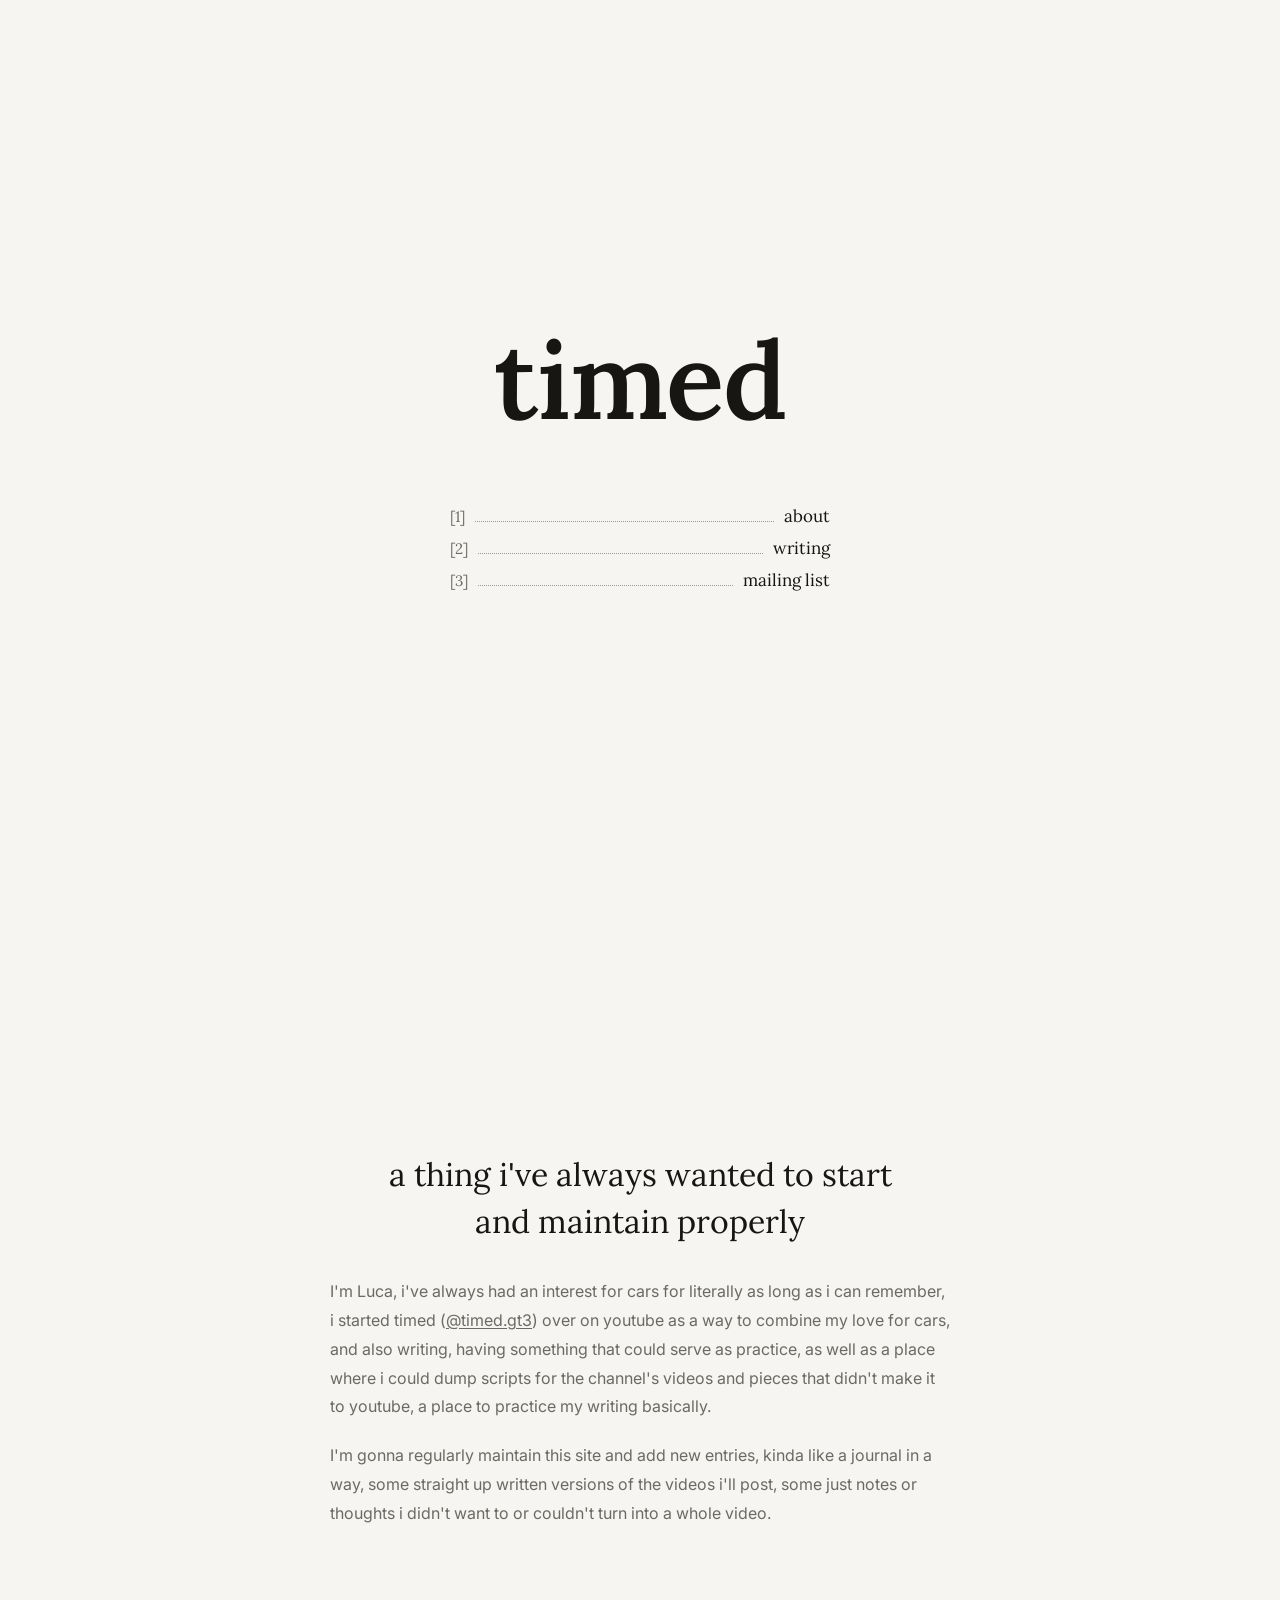
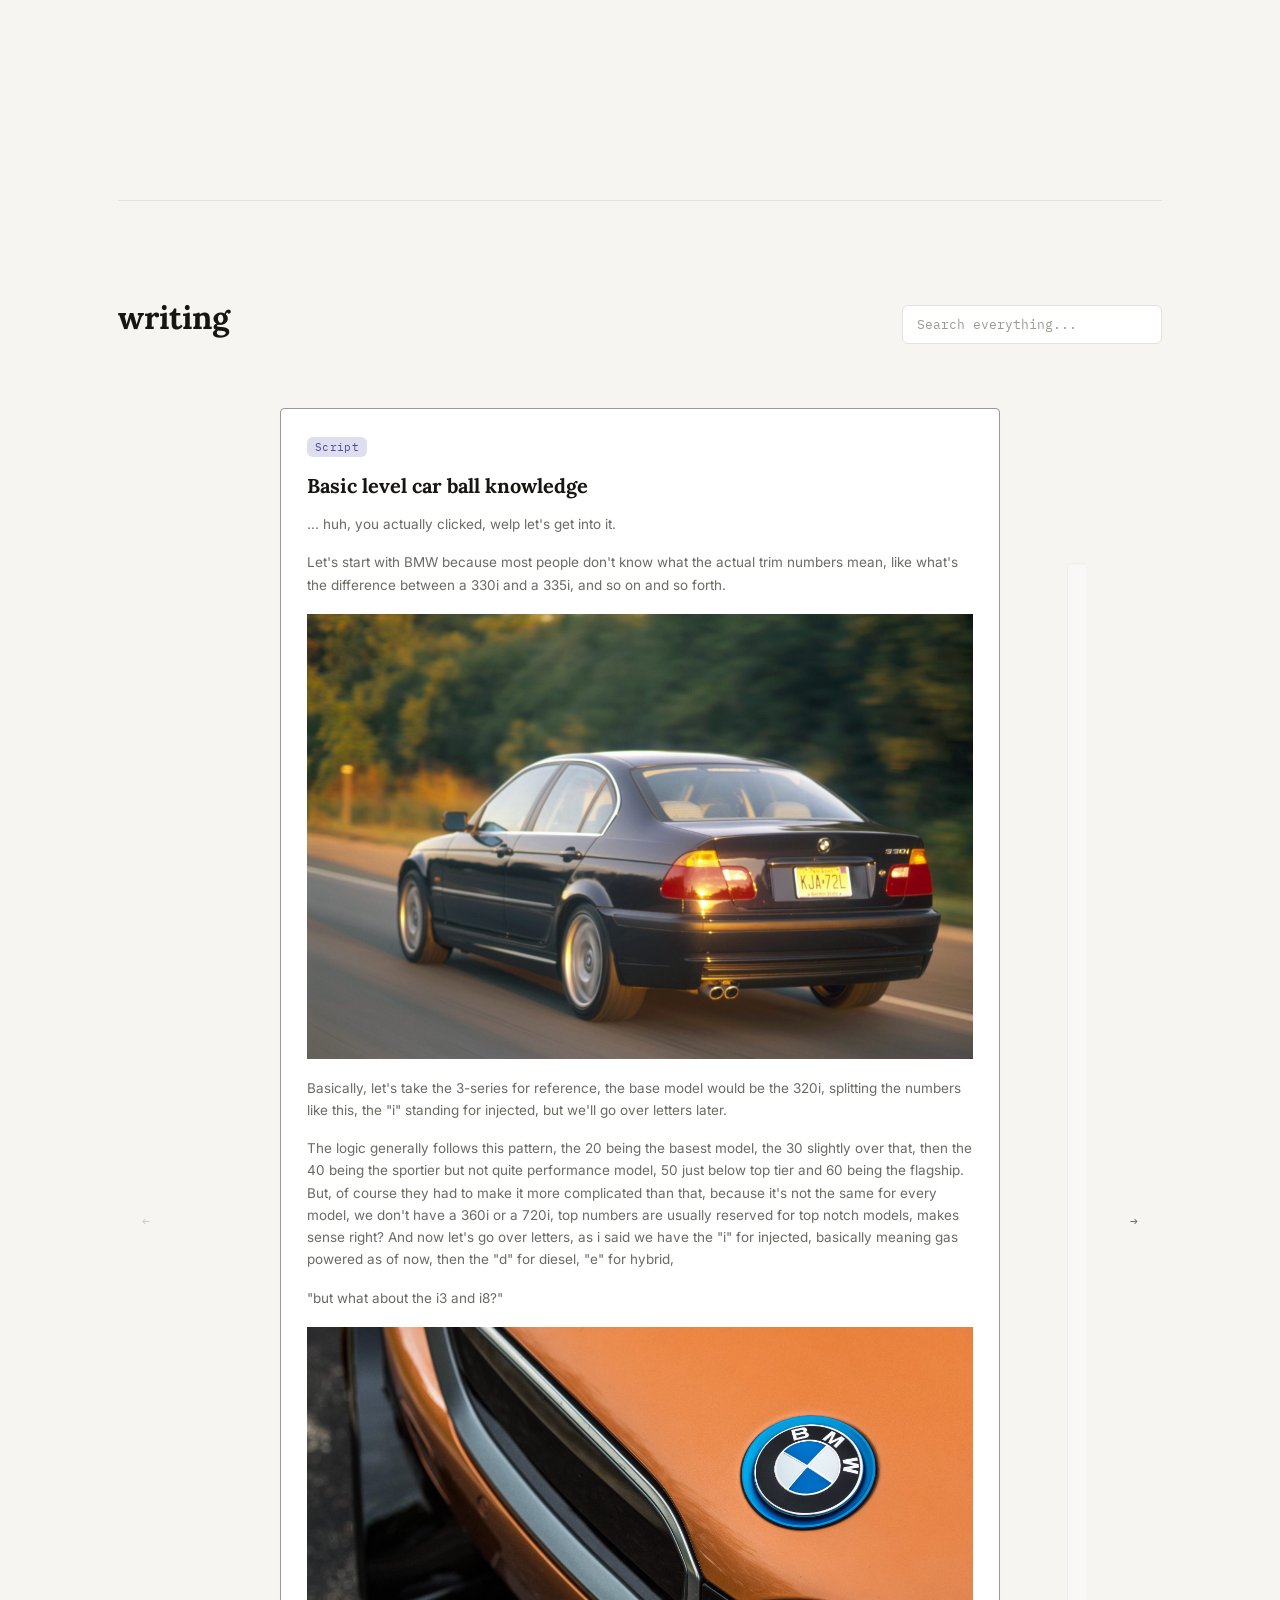
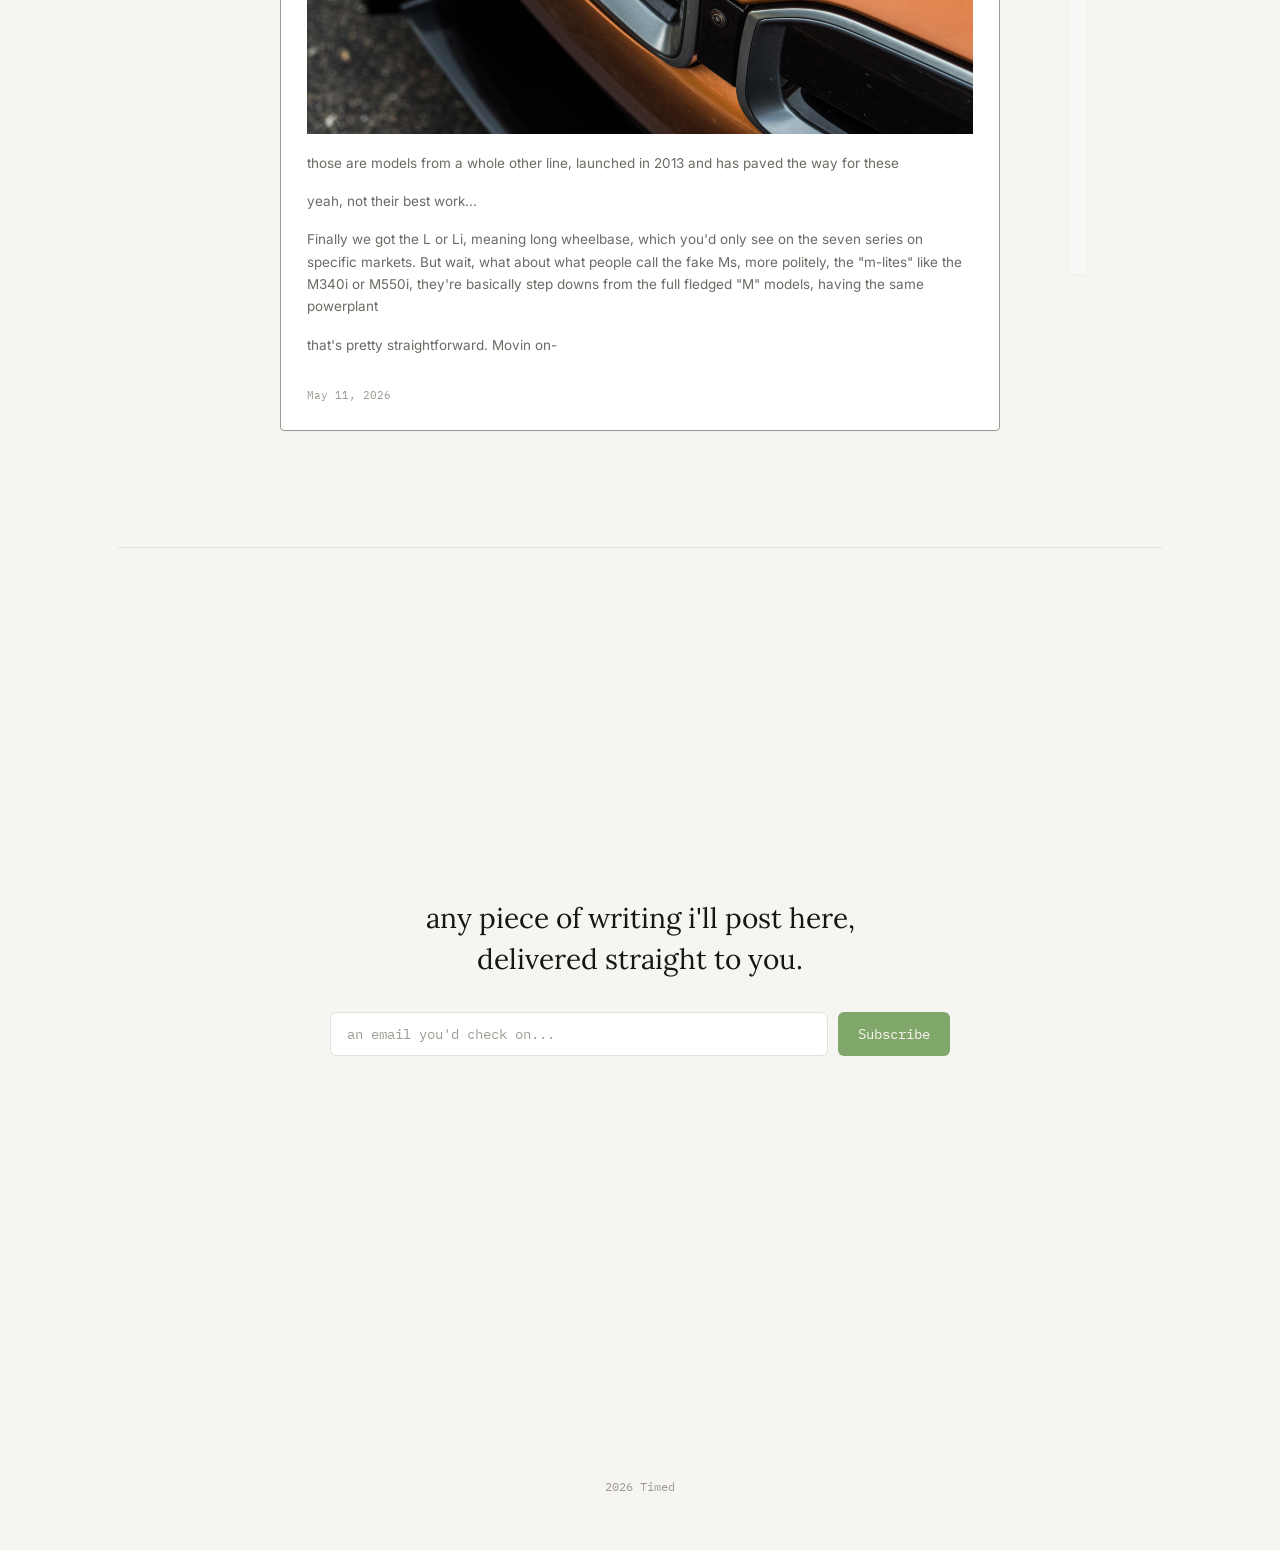
<file: index.html>
<!DOCTYPE html>
<html lang="en">
<head>
<meta charset="UTF-8">
<meta name="viewport" content="width=device-width, initial-scale=1.0">
<title>timed co.</title>
<link rel="icon" type="image/png" href="favicon.png">
<link rel="preconnect" href="https://fonts.googleapis.com">
<link rel="preconnect" href="https://fonts.gstatic.com" crossorigin>
<link href="https://fonts.googleapis.com/css2?family=Lora:ital,wght@0,500;0,600;1,500&family=IBM+Plex+Mono:wght@400;500&family=Inter:wght@400;500&display=swap" rel="stylesheet">
<link rel="stylesheet" href="style.css">
</head>
<body>

  <!-- ===== Hero / index ===== -->
  <header class="hero">
    <h1 class="hero-title">timed</h1>
    <nav class="index-list">
      <a class="index-row" href="#about">
        <span class="num">[1]</span>
        <span class="leader"></span>
        <span class="label">about</span>
      </a>
      <a class="index-row" href="#writing">
        <span class="num">[2]</span>
        <span class="leader"></span>
        <span class="label">writing</span>
      </a>
      <a class="index-row" href="#subscribe">
        <span class="num">[3]</span>
        <span class="leader"></span>
        <span class="label">mailing list</span>
      </a>
    </nav>
  </header>

  <div class="wrap">

    <!-- ===== About ===== -->
    <section class="section" id="about">
      <p class="about-lead">a thing i've always wanted to start and maintain properly</p>
      <div class="about-body">
        <p>I'm Luca, i've always had an interest for cars for literally as long as i can remember, i started timed (<a href="https://www.youtube.com/@timed.gt3">@timed.gt3</a>) over on youtube as a way to combine my love for cars, and also writing, having something that could serve as practice, as well as a place where i could dump scripts for the channel's videos and pieces that didn't make it to youtube, a place to practice my writing basically.</p>
        <p>I'm gonna regularly maintain this site and add new entries, kinda like a journal in a way, some straight up written versions of the videos i'll post, some just notes or thoughts i didn't want to or couldn't turn into a whole video.</p> 
      </div>
    </section>

    <!-- ===== Writing / carousel + search ===== -->
    <section class="section" id="writing">
      <div class="writing-head">
        <h2 class="writing-title">writing</h2>
        <div class="search-wrap">
          <input class="search-input" id="search-input" type="text" placeholder="Search everything...">
        </div>
      </div>

      <div class="writing-stage" id="writing-stage">
        <button class="carousel-btn" id="carousel-prev" aria-label="Previous">&#8592;</button>
        <div class="carousel-viewport" id="carousel-viewport">
          <div class="carousel-track" id="carousel-track"></div>
        </div>
        <button class="carousel-btn" id="carousel-next" aria-label="Next">&#8594;</button>
      </div>

      <div class="results-grid" id="results-grid"></div>
      <p class="results-empty" id="results-empty">Haven't posted that yet... that, or it's a typo.</p>
    </section>

    <!-- ===== Subscribe ===== -->
    <section class="section" id="subscribe">
      <p class="subscribe-lead">any piece of writing i'll post here, delivered straight to you.</p>

      <!-- Replace YOUR_FORM_ID below with the real Formspree endpoint -->
      <form class="subscribe-form" id="subscribe-form" action="https://formspree.io/f/mqpaadoj" method="POST">
        <input class="subscribe-input" type="email" name="email" placeholder="an email you'd check on..." required>
        <button class="subscribe-btn" type="submit">Subscribe</button>
      </form>
      <p class="subscribe-status" id="subscribe-status"></p>
    </section>

    <footer>2026 Timed</footer>
  </div>

  <script src="articles-data.js"></script>
  <script src="main.js"></script>
</body>
</html>
</file>
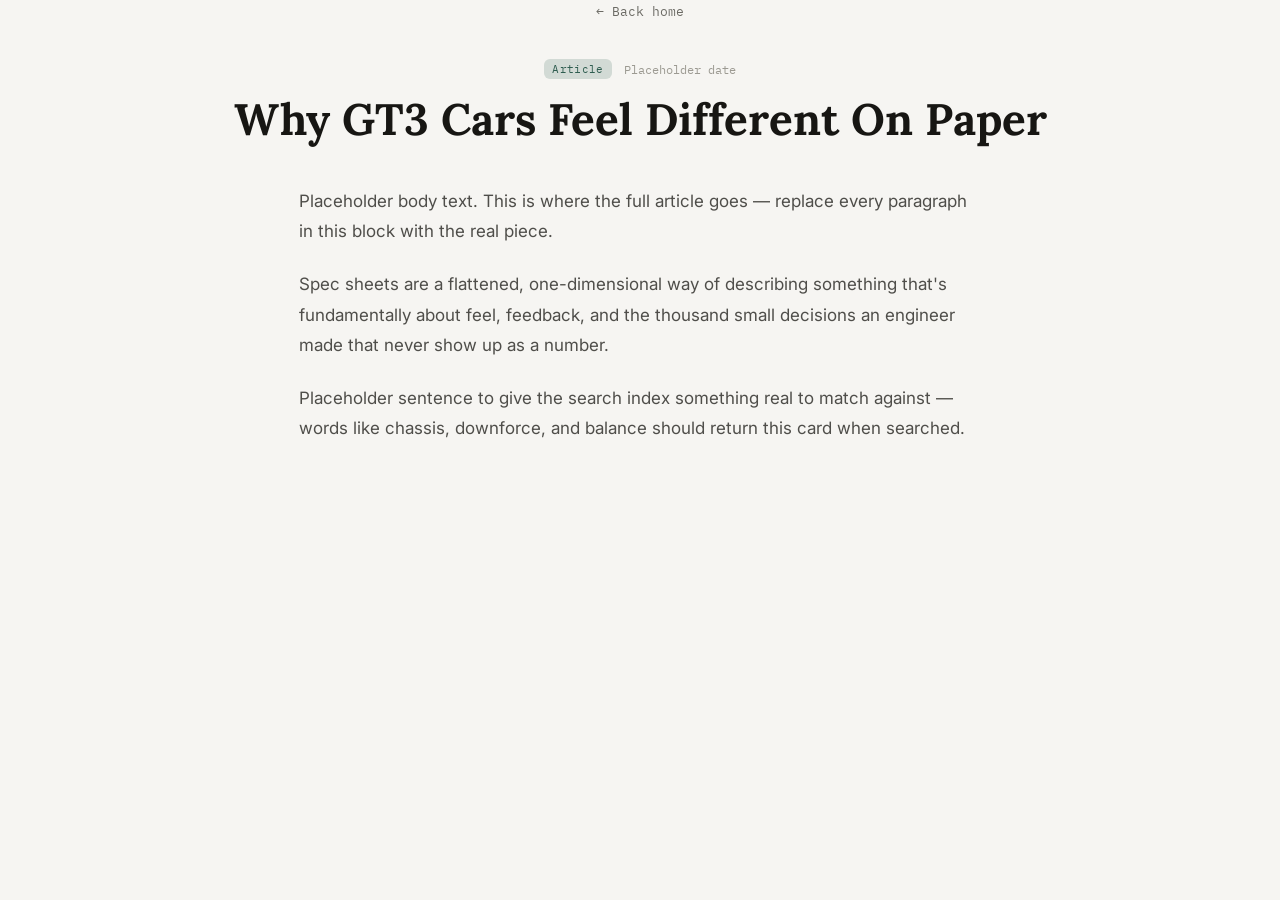
<file: article-1.html>
<!DOCTYPE html>
<html lang="en">
<head>
<meta charset="UTF-8">
<meta name="viewport" content="width=device-width, initial-scale=1.0">
<title>Why GT3 Cars Feel Different On Paper — Timed</title>
<link rel="preconnect" href="https://fonts.googleapis.com">
<link rel="preconnect" href="https://fonts.gstatic.com" crossorigin>
<link href="https://fonts.googleapis.com/css2?family=Lora:ital,wght@0,500;0,600;1,500&family=IBM+Plex+Mono:wght@400;500&family=Inter:wght@400;500&display=swap" rel="stylesheet">
<link rel="stylesheet" href="style.css">
</head>
<body>
  <div class="wrap article-page">
    <a class="back-link" href="index.html#writing">&#8592; Back home</a>

    <div class="article-meta">
      <span class="piece-tag article">Article</span>
      <span class="article-date">Placeholder date</span>
    </div>

    <h1 class="article-title">Why GT3 Cars Feel Different On Paper</h1>

    <div class="article-body">
      <p>Placeholder body text. This is where the full article goes — replace every paragraph in this block with the real piece.</p>
      <p>Spec sheets are a flattened, one-dimensional way of describing something that's fundamentally about feel, feedback, and the thousand small decisions an engineer made that never show up as a number.</p>
      <p>Placeholder sentence to give the search index something real to match against — words like chassis, downforce, and balance should return this card when searched.</p>
    </div>
  </div>
</body>
</html>
</file>
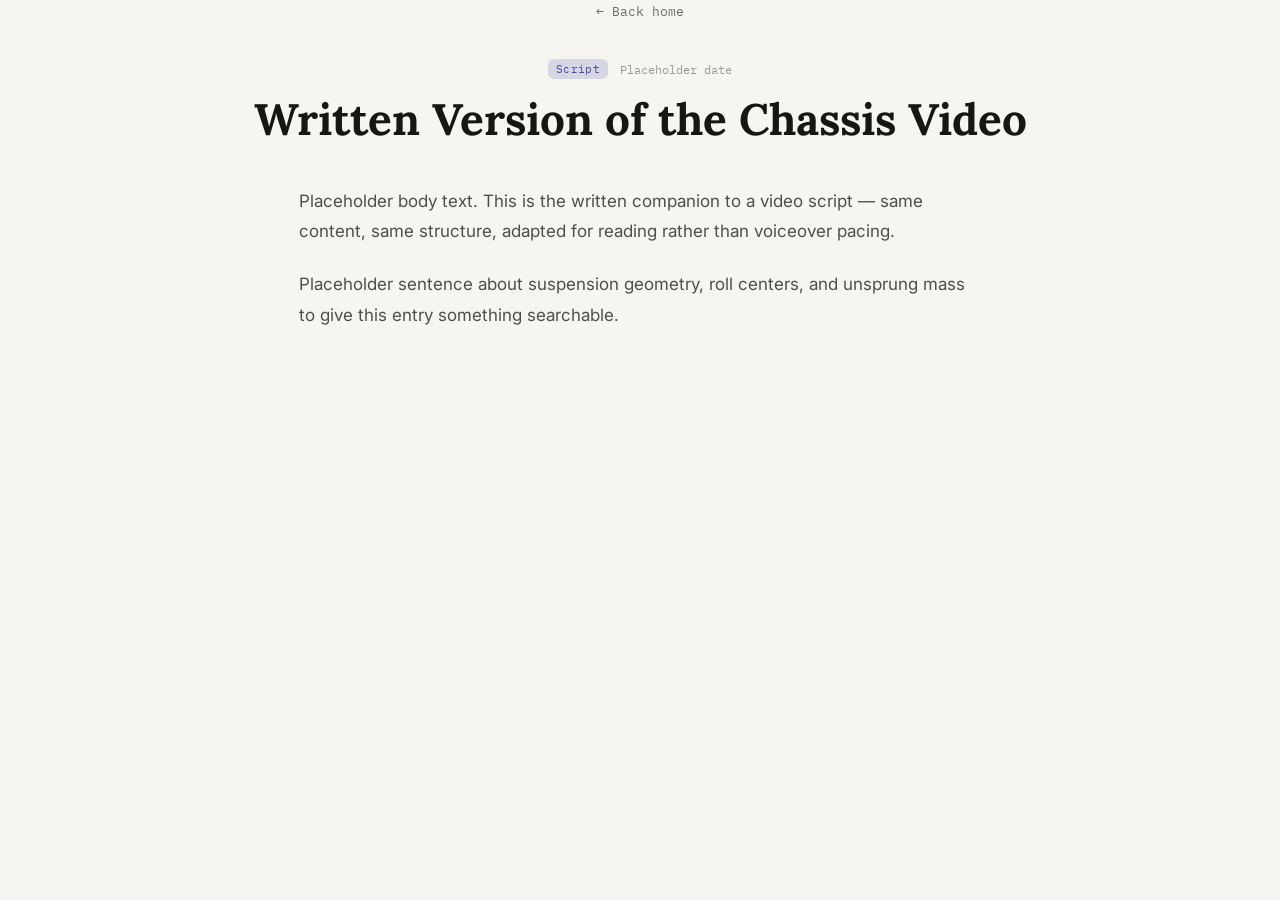
<file: article-2.html>
<!DOCTYPE html>
<html lang="en">
<head>
<meta charset="UTF-8">
<meta name="viewport" content="width=device-width, initial-scale=1.0">
<title>Written Version of the Chassis Video — Timed</title>
<link rel="preconnect" href="https://fonts.googleapis.com">
<link rel="preconnect" href="https://fonts.gstatic.com" crossorigin>
<link href="https://fonts.googleapis.com/css2?family=Lora:ital,wght@0,500;0,600;1,500&family=IBM+Plex+Mono:wght@400;500&family=Inter:wght@400;500&display=swap" rel="stylesheet">
<link rel="stylesheet" href="style.css">
</head>
<body>
  <div class="wrap article-page">
    <a class="back-link" href="index.html#writing">&#8592; Back home</a>

    <div class="article-meta">
      <span class="piece-tag script">Script</span>
      <span class="article-date">Placeholder date</span>
    </div>

    <h1 class="article-title">Written Version of the Chassis Video</h1>

    <div class="article-body">
      <p>Placeholder body text. This is the written companion to a video script — same content, same structure, adapted for reading rather than voiceover pacing.</p>
      <p>Placeholder sentence about suspension geometry, roll centers, and unsprung mass to give this entry something searchable.</p>
    </div>
  </div>
</body>
</html>
</file>
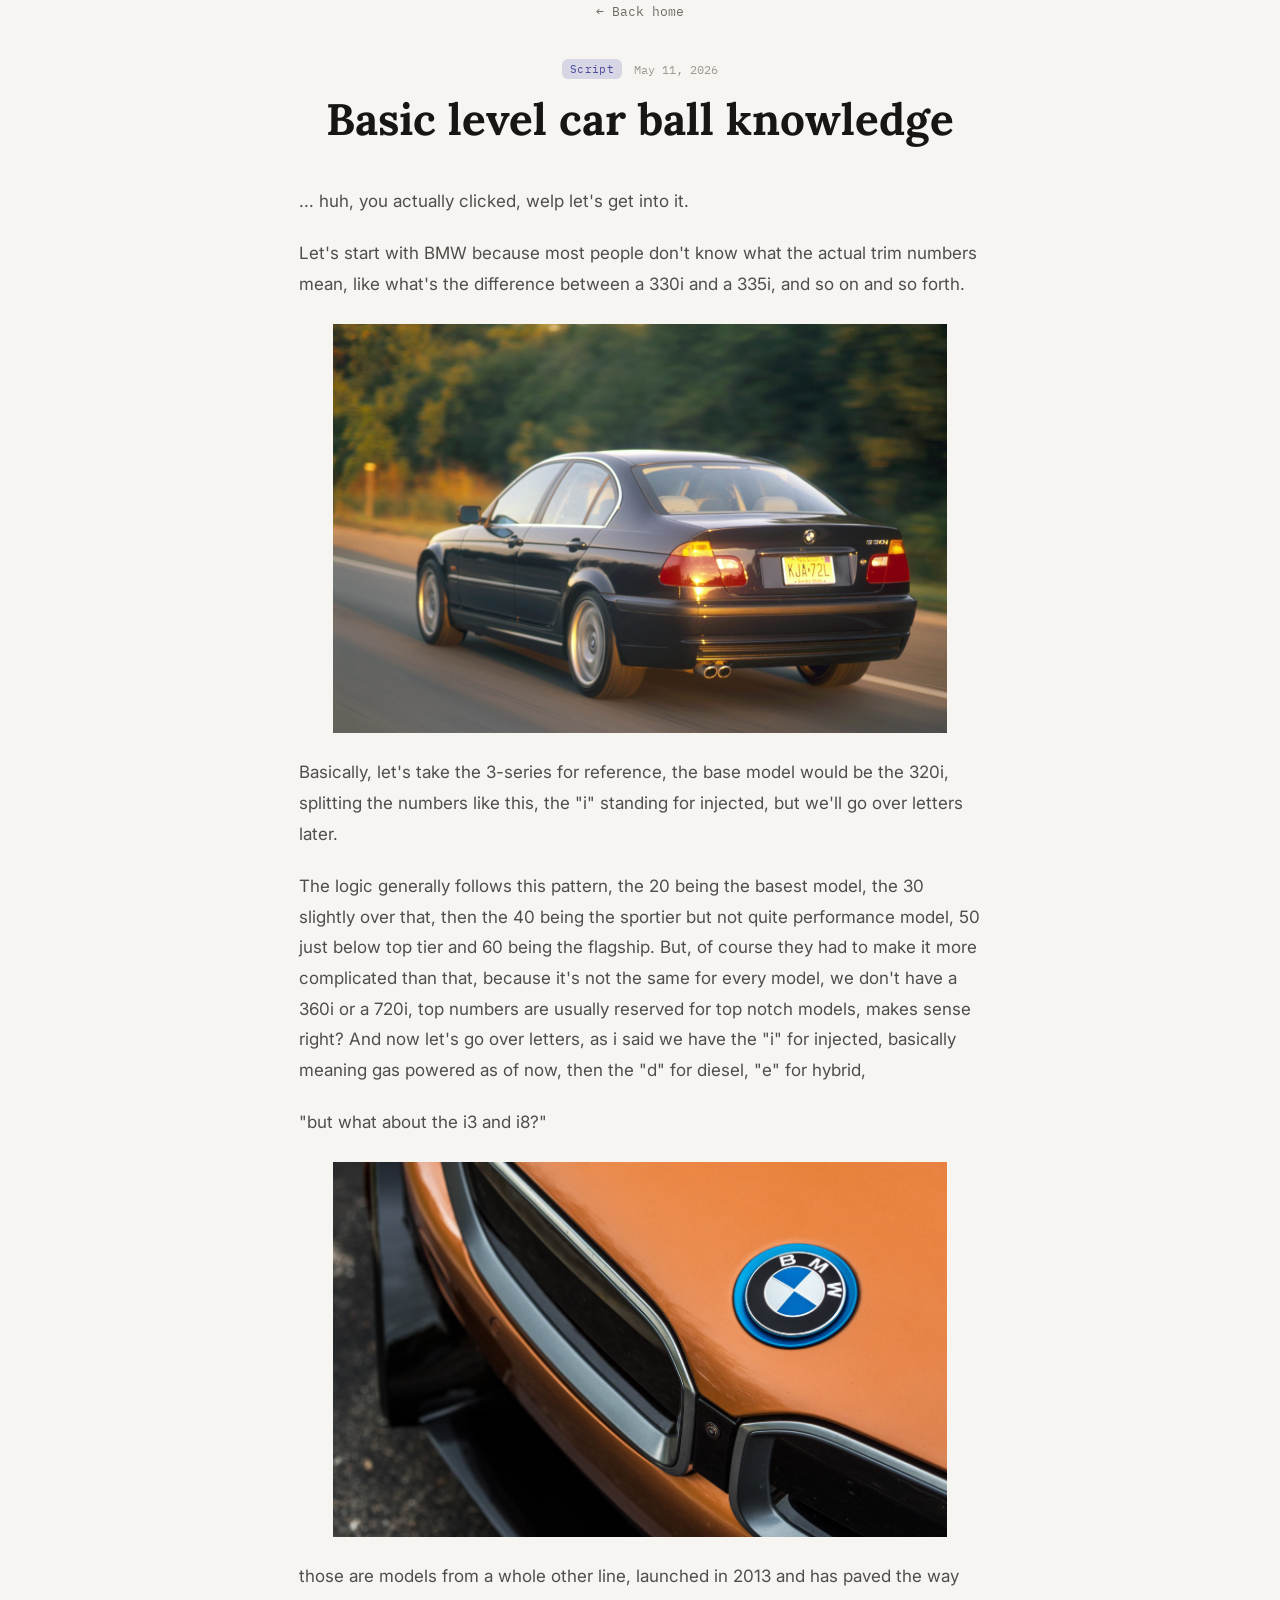
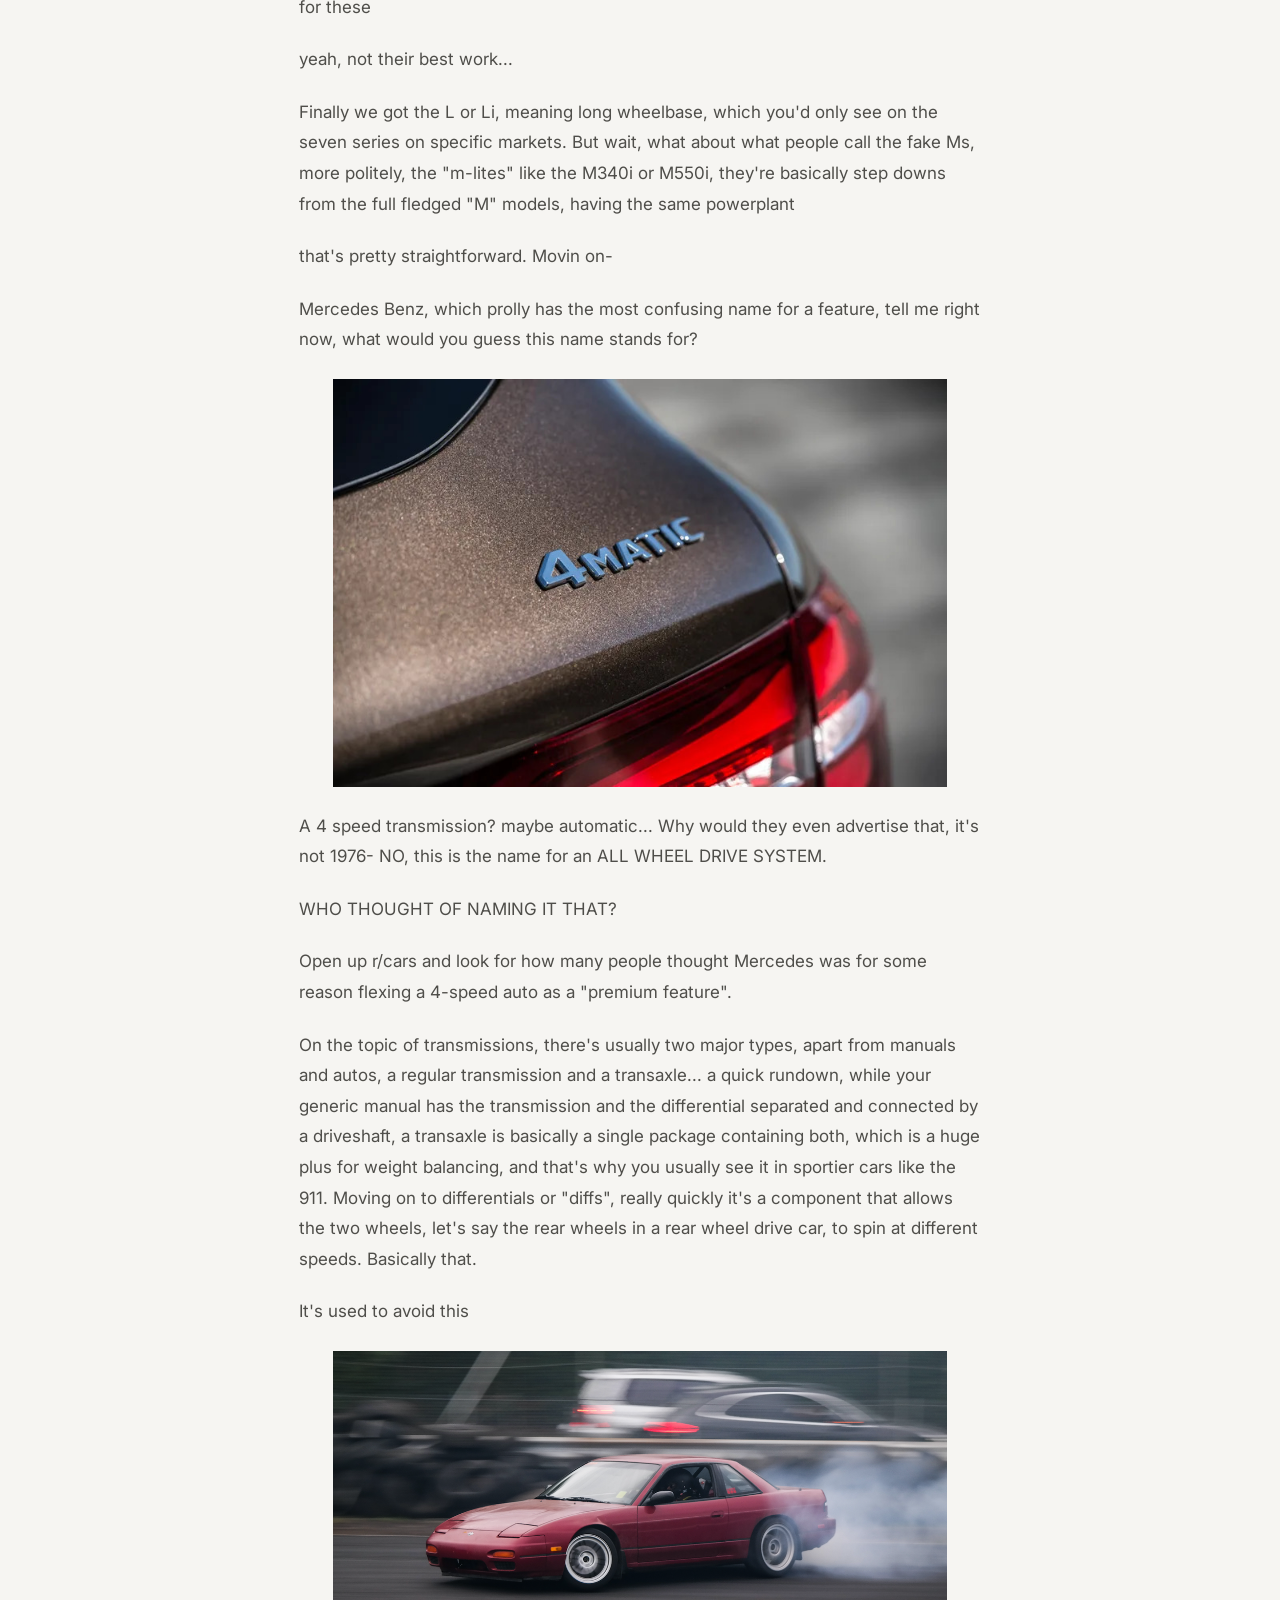
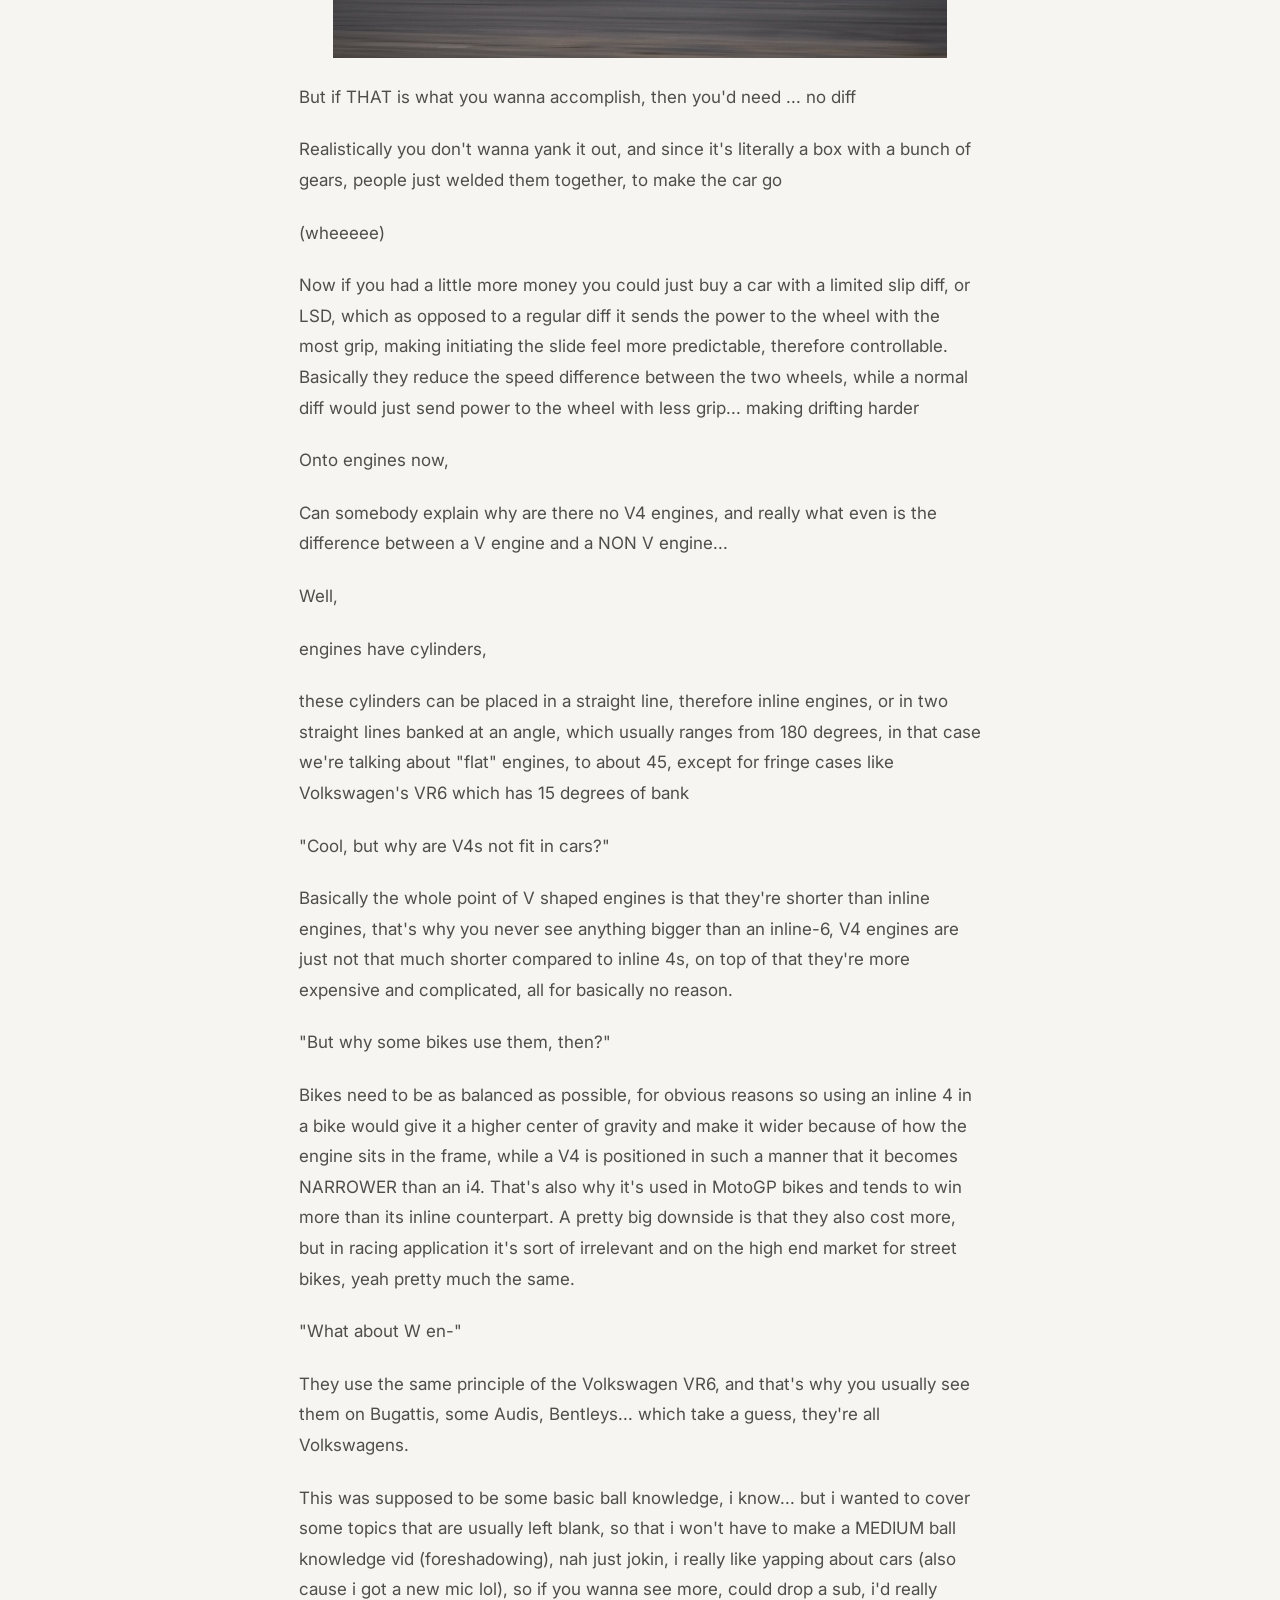
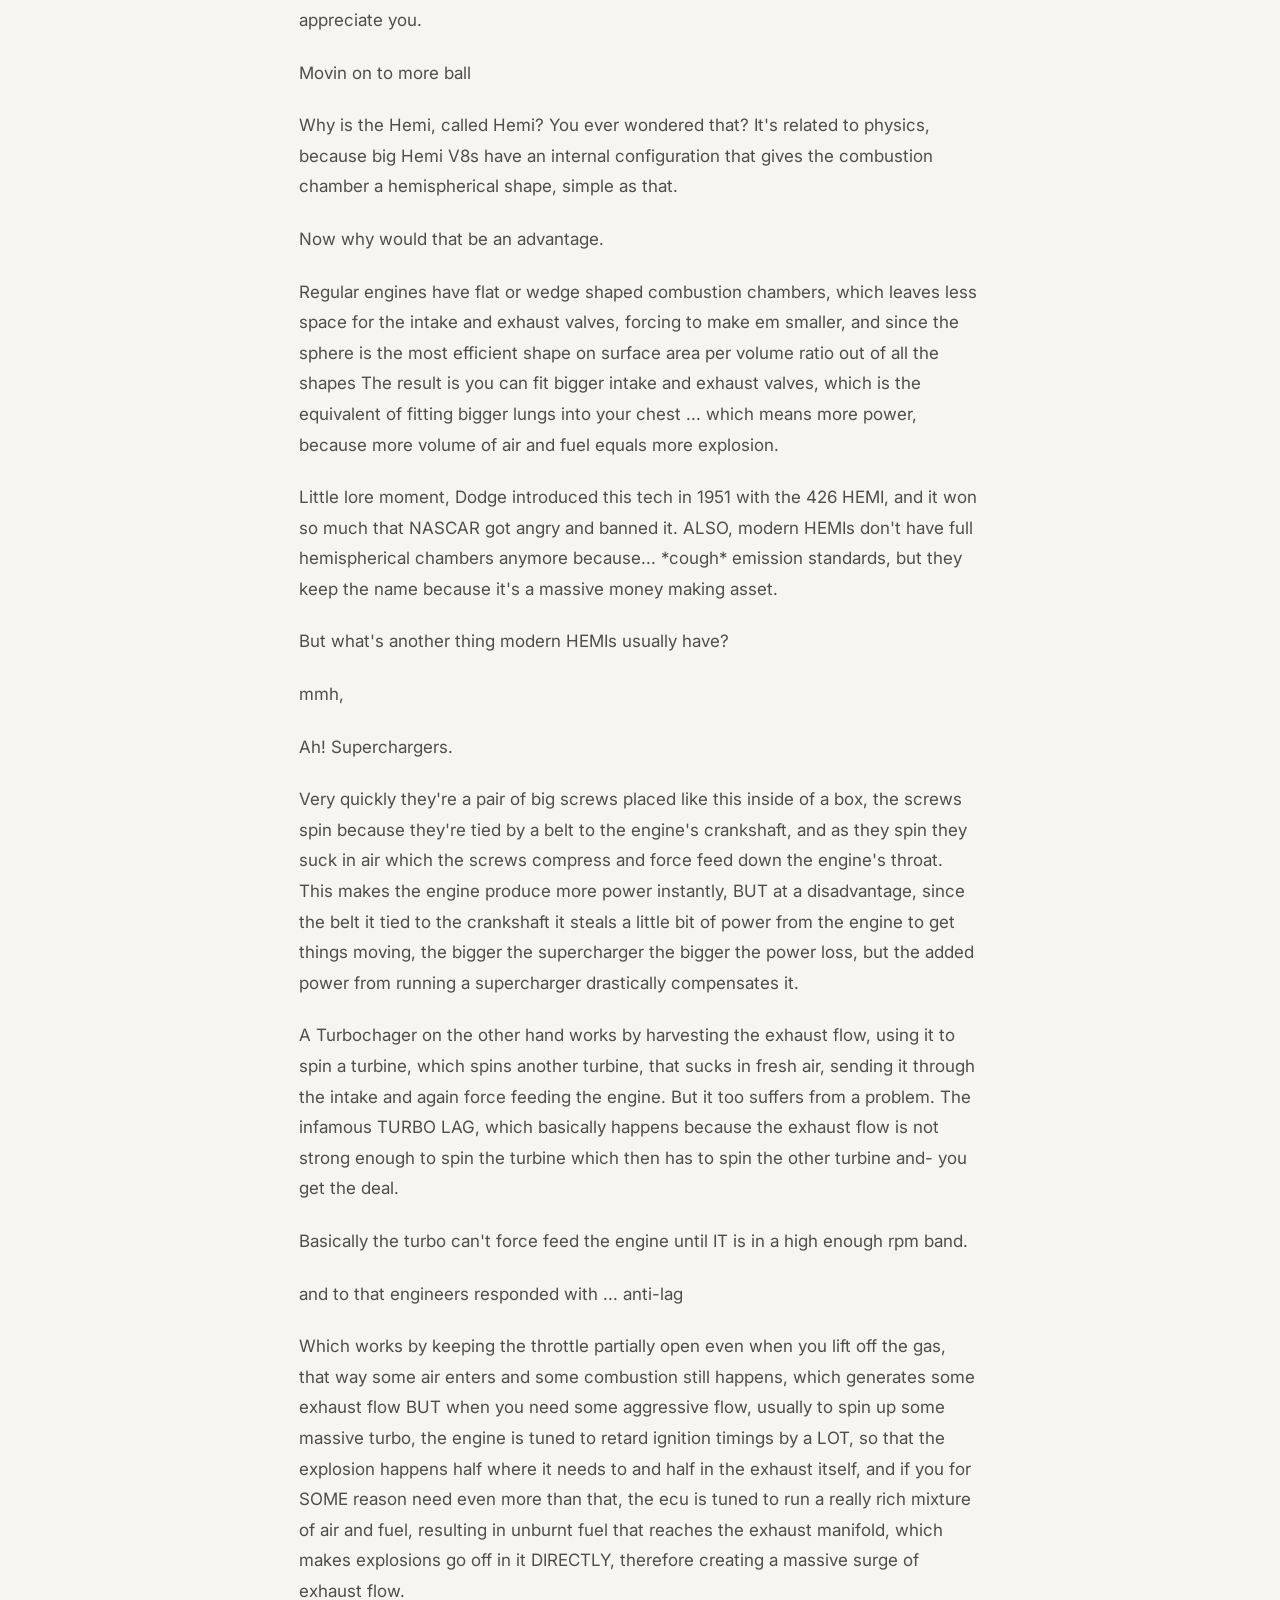
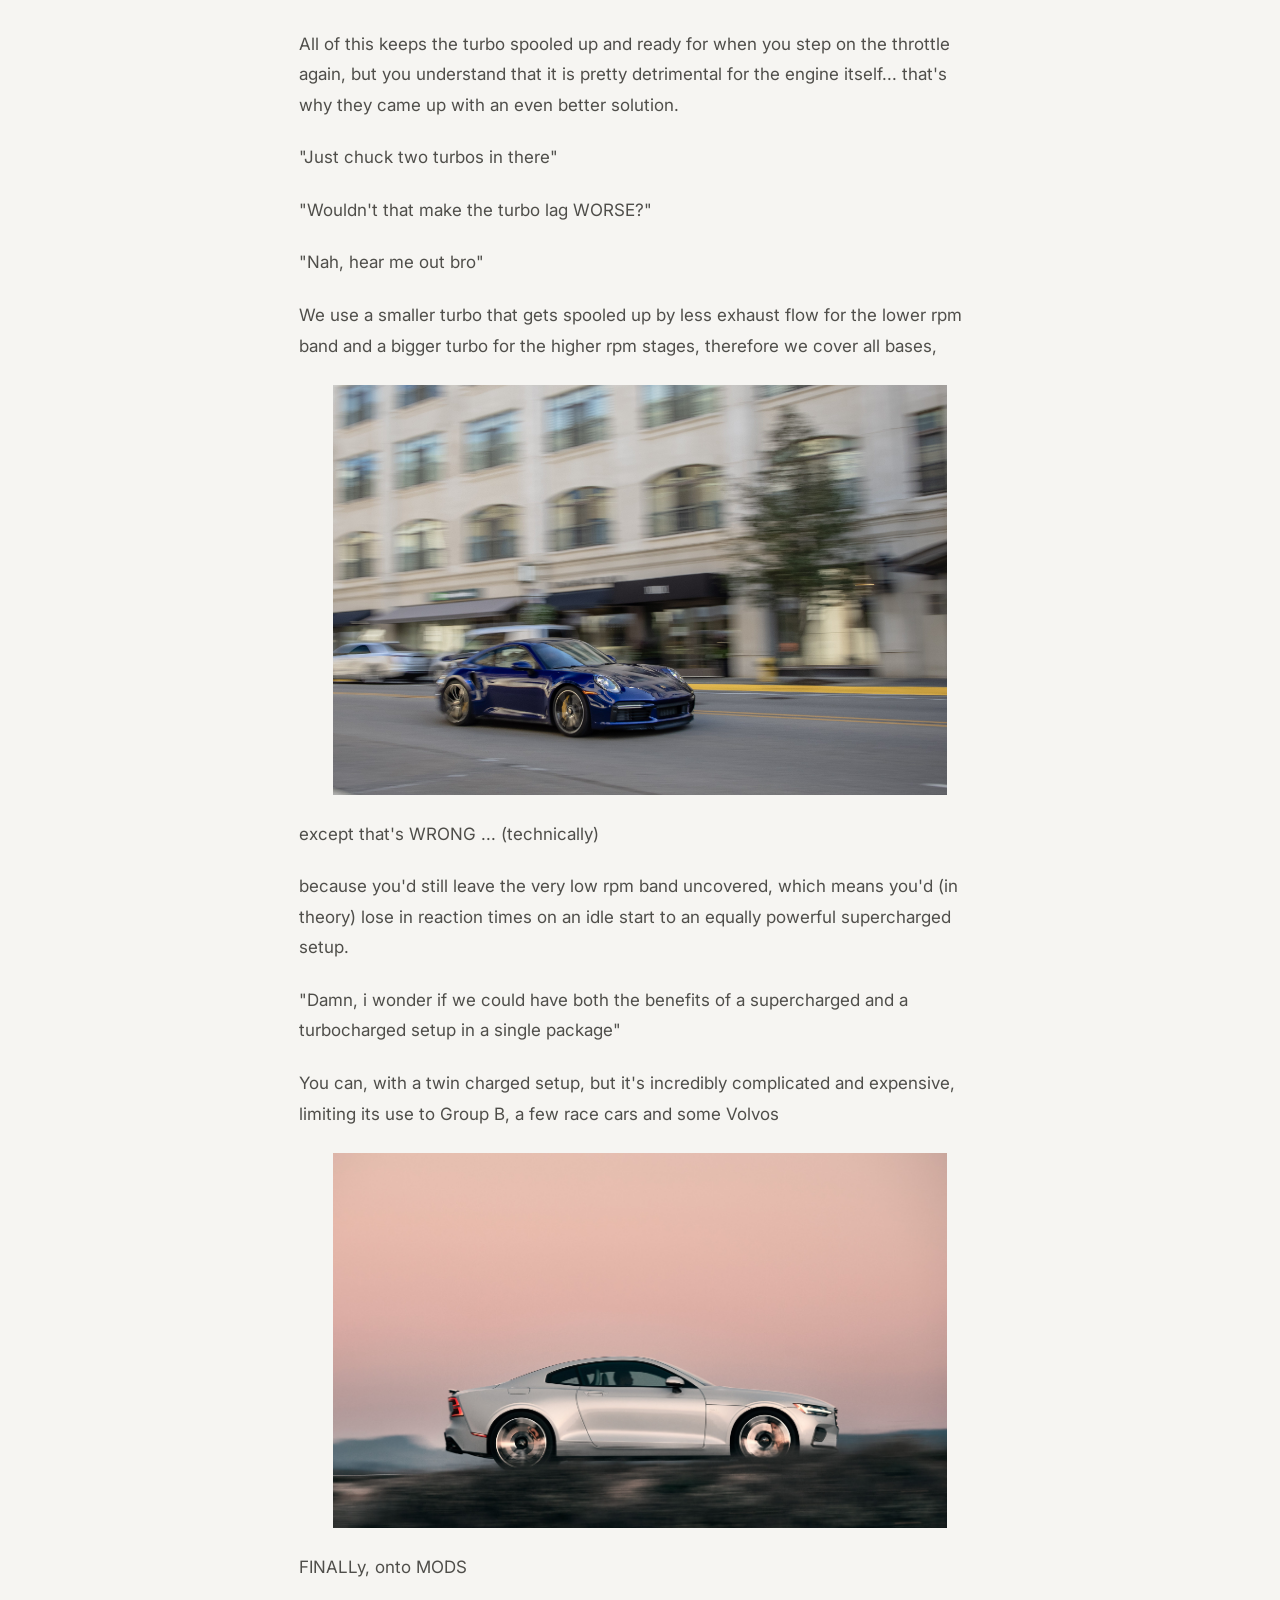
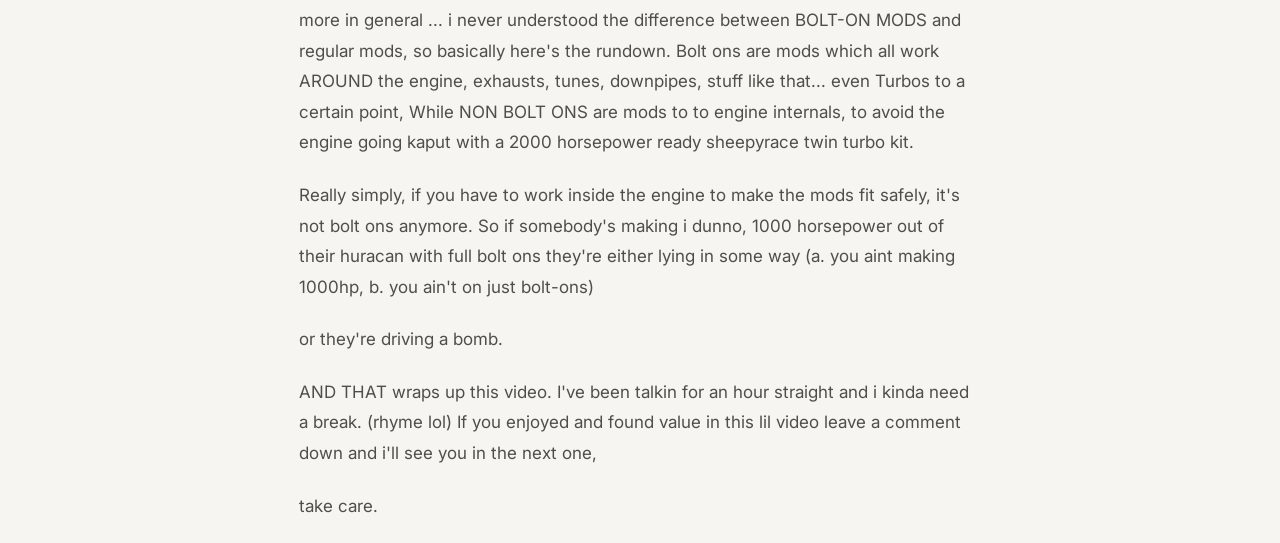
<file: basic-level-car-ball-knowledge.html>
<!DOCTYPE html>
<html lang="en">
<head>
<meta charset="UTF-8">
<meta name="viewport" content="width=device-width, initial-scale=1.0">
<title>basic ball - timed</title>
<link rel="icon" type="image/png" href="favicon.png">
<link rel="preconnect" href="https://fonts.googleapis.com">
<link rel="preconnect" href="https://fonts.gstatic.com" crossorigin>
<link href="https://fonts.googleapis.com/css2?family=Lora:ital,wght@0,500;0,600;1,500&family=IBM+Plex+Mono:wght@400;500&family=Inter:wght@400;500&display=swap" rel="stylesheet">
<link rel="stylesheet" href="style.css">
</head>
<body>
  <div class="wrap article-page">
    <a class="back-link" href="index.html#writing">&#8592; Back home</a>

    <div class="article-meta">
      <span class="piece-tag script">Script</span>
      <span class="article-date">May 11, 2026</span>
    </div>

    <h1 class="article-title">Basic level car ball knowledge</h1>

    <div class="article-body">
      <p>... huh, you actually clicked, welp let's get into it.</p>
      <p>Let's start with BMW because most people don't know what the actual trim numbers mean, like what's the difference between a 330i and a 335i, and so on and so forth.</p>
      <img src="2001-bmw-330i-10-68b85cc2dfd5b.jpg" alt="330i from 2001">
      <p>Basically, let's take the 3-series for reference, the base model would be the 320i, splitting the numbers like this, the "i" standing for injected, but we'll go over letters later.</p>
      <p>The logic generally follows this pattern, the 20 being the basest model, the 30 slightly over that, then the 40 being the sportier but not quite performance model, 50 just below top tier and 60 being the flagship. But, of course they had to make it more complicated than that, because it's not the same for every model, we don't have a 360i or a 720i, top numbers are usually reserved for top notch models, makes sense right? And now let's go over letters, as i said we have the "i" for injected, basically meaning gas powered as of now, then the "d" for diesel, "e" for hybrid,</p>
      <p>"but what about the i3 and i8?"</p>
      <img src="2019-bmw-i8-roadster-110-1541523536.jpg" alt="bmw i8">
      <p>those are models from a whole other line, launched in 2013 and has paved the way for these</p>
      <p>yeah, not their best work...</p>
      <p>Finally we got the L or Li, meaning long wheelbase, which you'd only see on the seven series on specific markets. But wait, what about what people call the fake Ms, more politely, the "m-lites" like the M340i or M550i, they're basically step downs from the full fledged "M" models, having the same powerplant</p>
      <p>that's pretty straightforward. Movin on-</p>
      <p>Mercedes Benz, which prolly has the most confusing name for a feature, tell me right now, what would you guess this name stands for?</p>
      <img src="2017-mercedes-benz-glc300-4matic-logo-01.jpg" alt="4matic badge">
      <p>A 4 speed transmission? maybe automatic... Why would they even advertise that, it's not 1976- NO, this is the name for an ALL WHEEL DRIVE SYSTEM. 
      <p>WHO THOUGHT OF NAMING IT THAT?</p> 
      <p>Open up r/cars and look for how many people thought Mercedes was for some reason flexing a 4-speed auto as a "premium feature".</p>
      <p>On the topic of transmissions, there's usually two major types, apart from manuals and autos, a regular transmission and a transaxle... a quick rundown, while your generic manual has the transmission and the differential separated and connected by a driveshaft, a transaxle is basically a single package containing both, which is a huge plus for weight balancing, and that's why you usually see it in sportier cars like the 911.  Moving on to differentials or "diffs", really quickly it's a component that allows the two wheels, let's say the rear wheels in a rear wheel drive car, to spin at different speeds. Basically that.</p>
      <p>It's used to avoid this</p>
      <img src="nissan-240sx-drift-1533732882.png" alt="drfting">
      <p>But if THAT is what you wanna accomplish, then you'd need ... no diff</p>
      <p>Realistically you don't wanna yank it out, and since it's literally a box with a bunch of gears, people just welded them together, to make the car go</p>
      <p>(wheeeee)</p>
      <p>Now if you had a little more money you could just buy a car with a limited slip diff, or LSD, which as opposed to a regular diff it sends the power to the wheel with the most grip, making initiating the slide feel more predictable, therefore controllable. Basically they reduce the speed difference between the two wheels, while a normal diff would just send power to the wheel with less grip... making drifting harder</p>
      <p>Onto engines now,</p>
      <p>Can somebody explain why are there no V4 engines, and really what even is the difference between a V engine and a NON V engine...
      <p>Well,</p>
      <p>engines have cylinders,</p>
      <p>these cylinders can be placed in a straight line, therefore inline engines, or in two straight lines banked at an angle, which usually ranges from 180 degrees, in that case we're talking about "flat" engines, to about 45, except for fringe cases like Volkswagen's VR6 which has 15 degrees of bank</p>
      <p>"Cool, but why are V4s not fit in cars?"</p>
      <p>Basically the whole point of V shaped engines is that they're shorter than inline engines, that's why you never see anything bigger than an inline-6, V4 engines are just not that much shorter compared to inline 4s, on top of that they're more expensive and complicated, all for basically no reason.</p>
      <p>"But why some bikes use them, then?"</p>
      <p>Bikes need to be as balanced as possible, for obvious reasons so using an inline 4 in a bike would give it a higher center of gravity and make it wider because of how the engine sits in the frame, while a V4 is positioned in such a manner that it becomes NARROWER than an i4. That's also why it's used in MotoGP bikes and tends to win more than its inline counterpart. A pretty big downside is that they also cost more, but in racing application it's sort of irrelevant and on the high end market for street bikes, yeah pretty much the same.</p>
      <p>"What about W en-"</p>
      <p>They use the same principle of the Volkswagen VR6, and that's why you usually see them on Bugattis, some Audis, Bentleys... which take a guess, they're all Volkswagens.</p>
      <p>This was supposed to be some basic ball knowledge, i know... but i wanted to cover some topics that are usually left blank, so that i won't have to make a MEDIUM ball knowledge vid (foreshadowing), nah just jokin, i really like yapping about cars (also cause i got a new mic lol), so if you wanna see more, could drop a sub, i'd really appreciate you.</p>
      <p>Movin on to more ball</p>
      <p>Why is the Hemi, called Hemi? You ever wondered that? It's related to physics, because big Hemi V8s have an internal configuration that gives the combustion chamber a hemispherical shape, simple as that.</p>
      <p>Now why would that be an advantage.</p>
      <p>Regular engines have flat or wedge shaped combustion chambers, which leaves less space for the intake and exhaust valves, forcing to make em smaller, and since the sphere is the most efficient shape on surface area per volume ratio out of all the shapes  The result is you can fit bigger intake and exhaust valves, which is the equivalent of fitting bigger lungs into your chest ... which means more power, because more volume of air and fuel equals more explosion.</p>
      <p>Little lore moment, Dodge introduced this tech in 1951 with the 426 HEMI, and it won so much that NASCAR got angry and banned it.  ALSO, modern HEMIs don't have full hemispherical chambers anymore because... *cough* emission standards, but they keep the name because it's a massive money making asset.</p>
      <p>But what's another thing modern HEMIs usually have?</p>
      <p>mmh,</p>
      <p>Ah! Superchargers.</p>
      <p>Very quickly they're a pair of big screws placed like this inside of a box, the screws spin because they're tied by a belt to the engine's crankshaft, and as they spin they suck in air which the screws compress and force feed down the engine's throat.  This makes the engine produce more power instantly, BUT at a disadvantage, since the belt it tied to the crankshaft it steals a little bit of power from the engine to get things moving, the bigger the supercharger the bigger the power loss, but the added power from running a supercharger drastically compensates it.</p>
      <p> A Turbochager on the other hand works by harvesting the exhaust flow, using it to spin a turbine, which spins another turbine, that sucks in fresh air, sending it through the intake and again force feeding the engine. But it too suffers from a problem. The infamous TURBO LAG, which basically happens because the exhaust flow is not strong enough to spin the turbine which then has to spin the other turbine and- you get the deal.</p>
      <p>Basically the turbo can't force feed the engine until IT is in a high enough rpm band.</p>
      <p>and to that engineers responded with ... anti-lag</p>
      <p>Which works by keeping the throttle partially open even when you lift off the gas, that way some air enters and some combustion still happens, which generates some exhaust flow  BUT when you need some aggressive flow, usually to spin up some massive turbo, the engine is tuned to retard ignition timings by a LOT, so that the explosion happens half where it needs to and half in the exhaust itself, and if you for SOME reason need even more than that, the ecu is tuned to run a really rich mixture of air and fuel, resulting in unburnt fuel that reaches the exhaust manifold, which makes explosions go off in it DIRECTLY, therefore creating a massive surge of exhaust flow.</p>
      <p>All of this keeps the turbo spooled up and ready for when you step on the throttle again, but you understand that it is pretty detrimental for the engine itself... that's why they came up with an even better solution.</p>
      <p>"Just chuck two turbos in there"</p>
      <p>"Wouldn't that make the turbo lag WORSE?"</p>
      <p>"Nah, hear me out bro"</p>
      <p>We use a smaller turbo that gets spooled up by less exhaust flow for the lower rpm band and a bigger turbo for the higher rpm stages, therefore we cover all bases,</p>
      <img src="2021-porsche-911-turbo-s-pdk-313-1608061361.jpg" alt="turbo s">
      <p>except that's WRONG ... (technically)</p>
      <p>because you'd still leave the very low rpm band uncovered, which means you'd (in theory) lose in reaction times on an idle start to an equally powerful supercharged setup.</p>
      <p>"Damn, i wonder if we could have both the benefits of a supercharged and a turbocharged setup in a single package"</p>
      <p>You can, with a twin charged setup, but it's incredibly complicated and expensive, limiting its use to Group B, a few race cars and some Volvos</p>
      <img src="polestar1-launch-sanfrancisco-0027-1572899659.jpg" alt="polestar 1">
      <p>FINALLy, onto MODS</p>
      <p>more in general ... i never understood the difference between BOLT-ON MODS and regular mods, so basically here's the rundown. Bolt ons are mods which all work AROUND the engine, exhausts, tunes, downpipes, stuff like that... even Turbos to a certain point,  While NON BOLT ONS are mods to to engine internals, to avoid the engine going kaput with a 2000 horsepower ready sheepyrace twin turbo kit.</p>
      <p>Really simply, if you have to work inside the engine to make the mods fit safely, it's not bolt ons anymore. So if somebody's making i dunno, 1000 horsepower out of their huracan with full bolt ons they're either lying in some way (a. you aint making 1000hp, b. you ain't on just bolt-ons)</p>
      <p>or they're driving a bomb.</p>
      <p>AND THAT wraps up this video. I've been talkin for an hour straight and i kinda need a break. (rhyme lol)  If you enjoyed and found value in this lil video leave a comment down and i'll see you in the next one,</p> 
      <p>take care.</p>

    </div>
  </div>
</body>
</html>
</file>
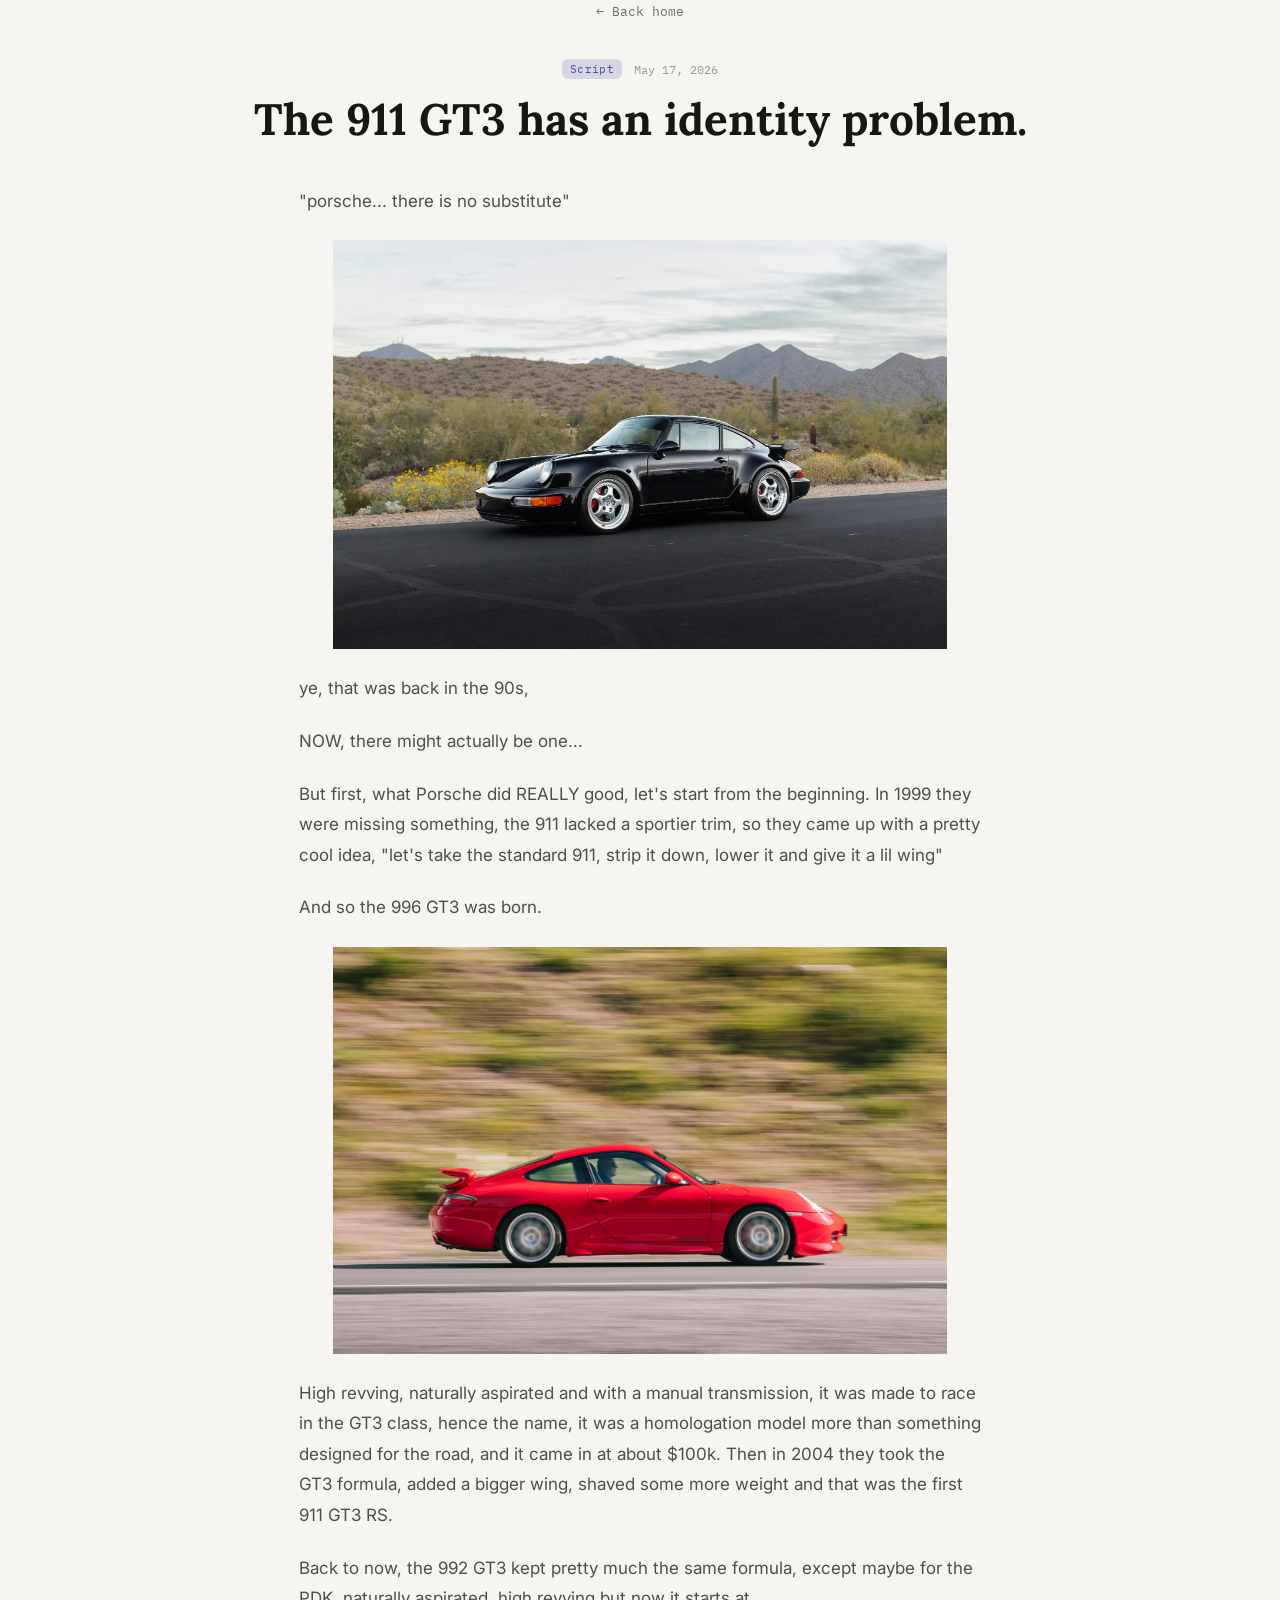
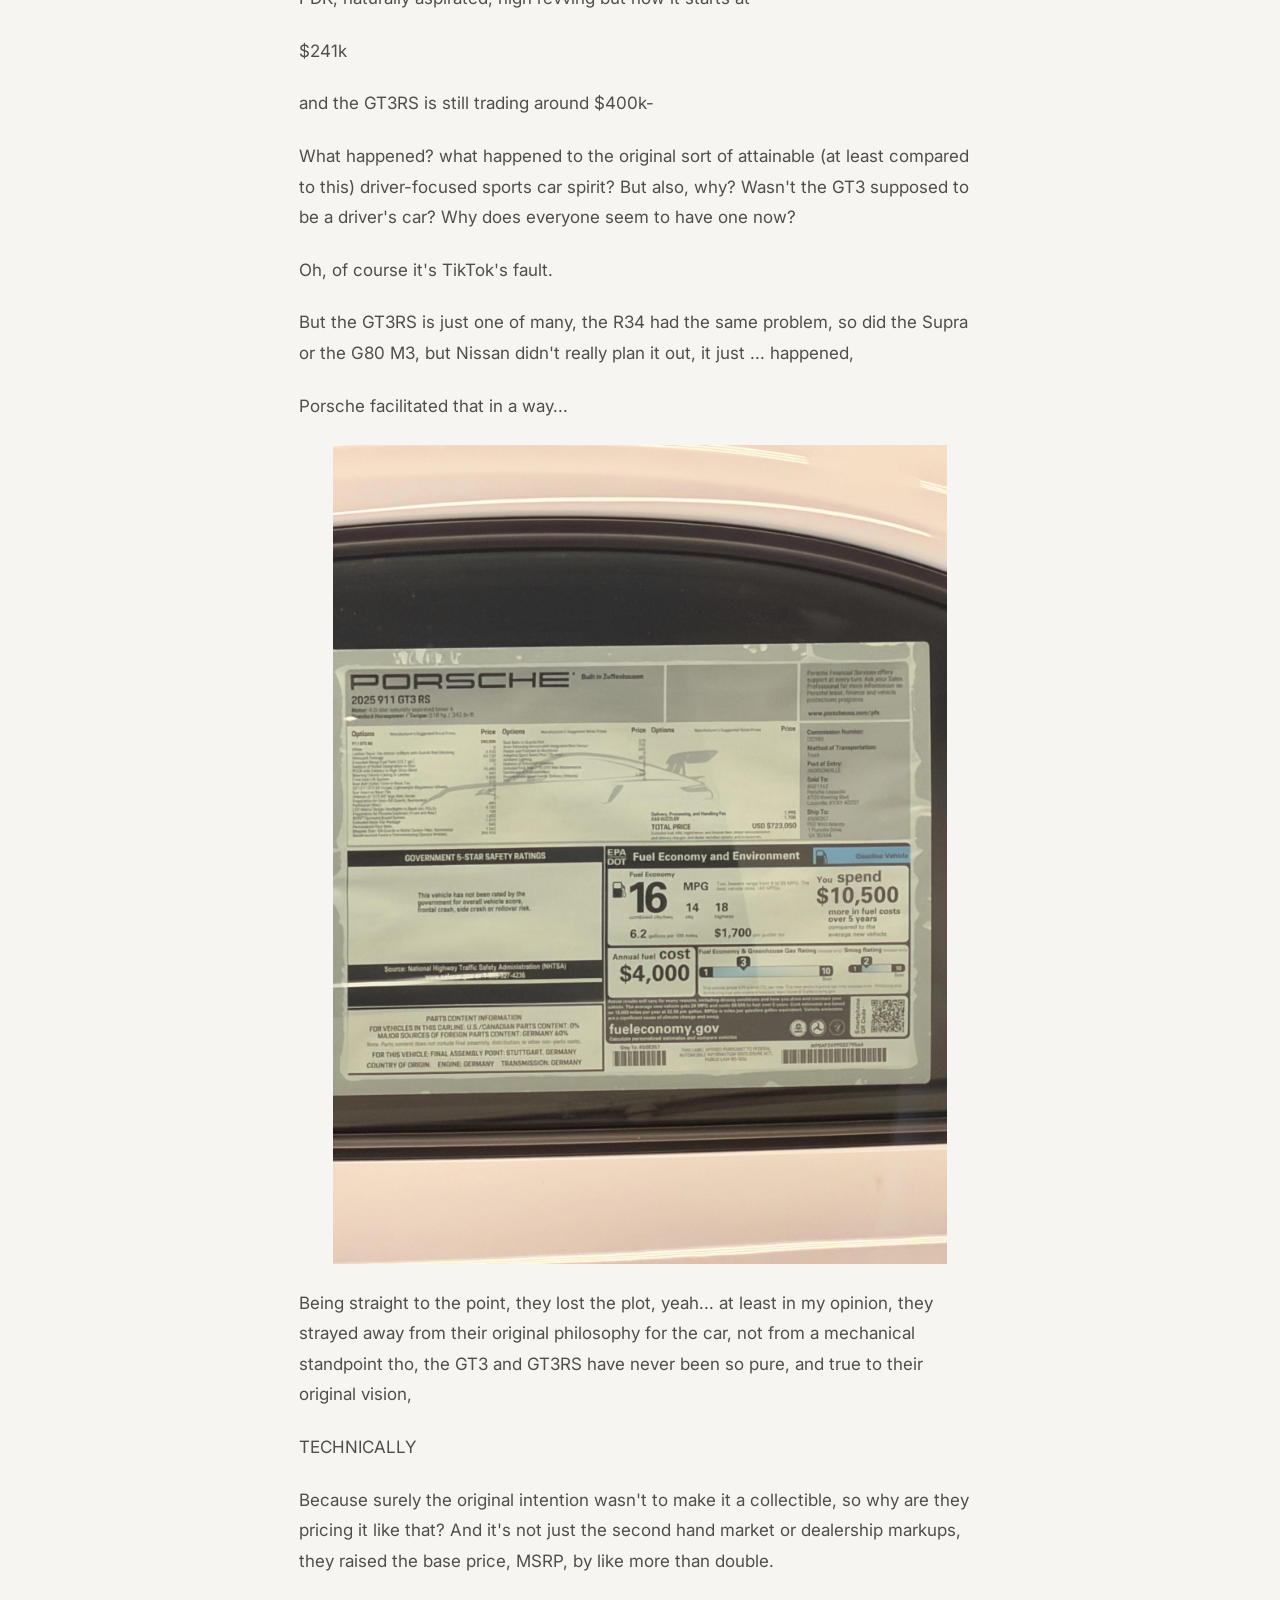
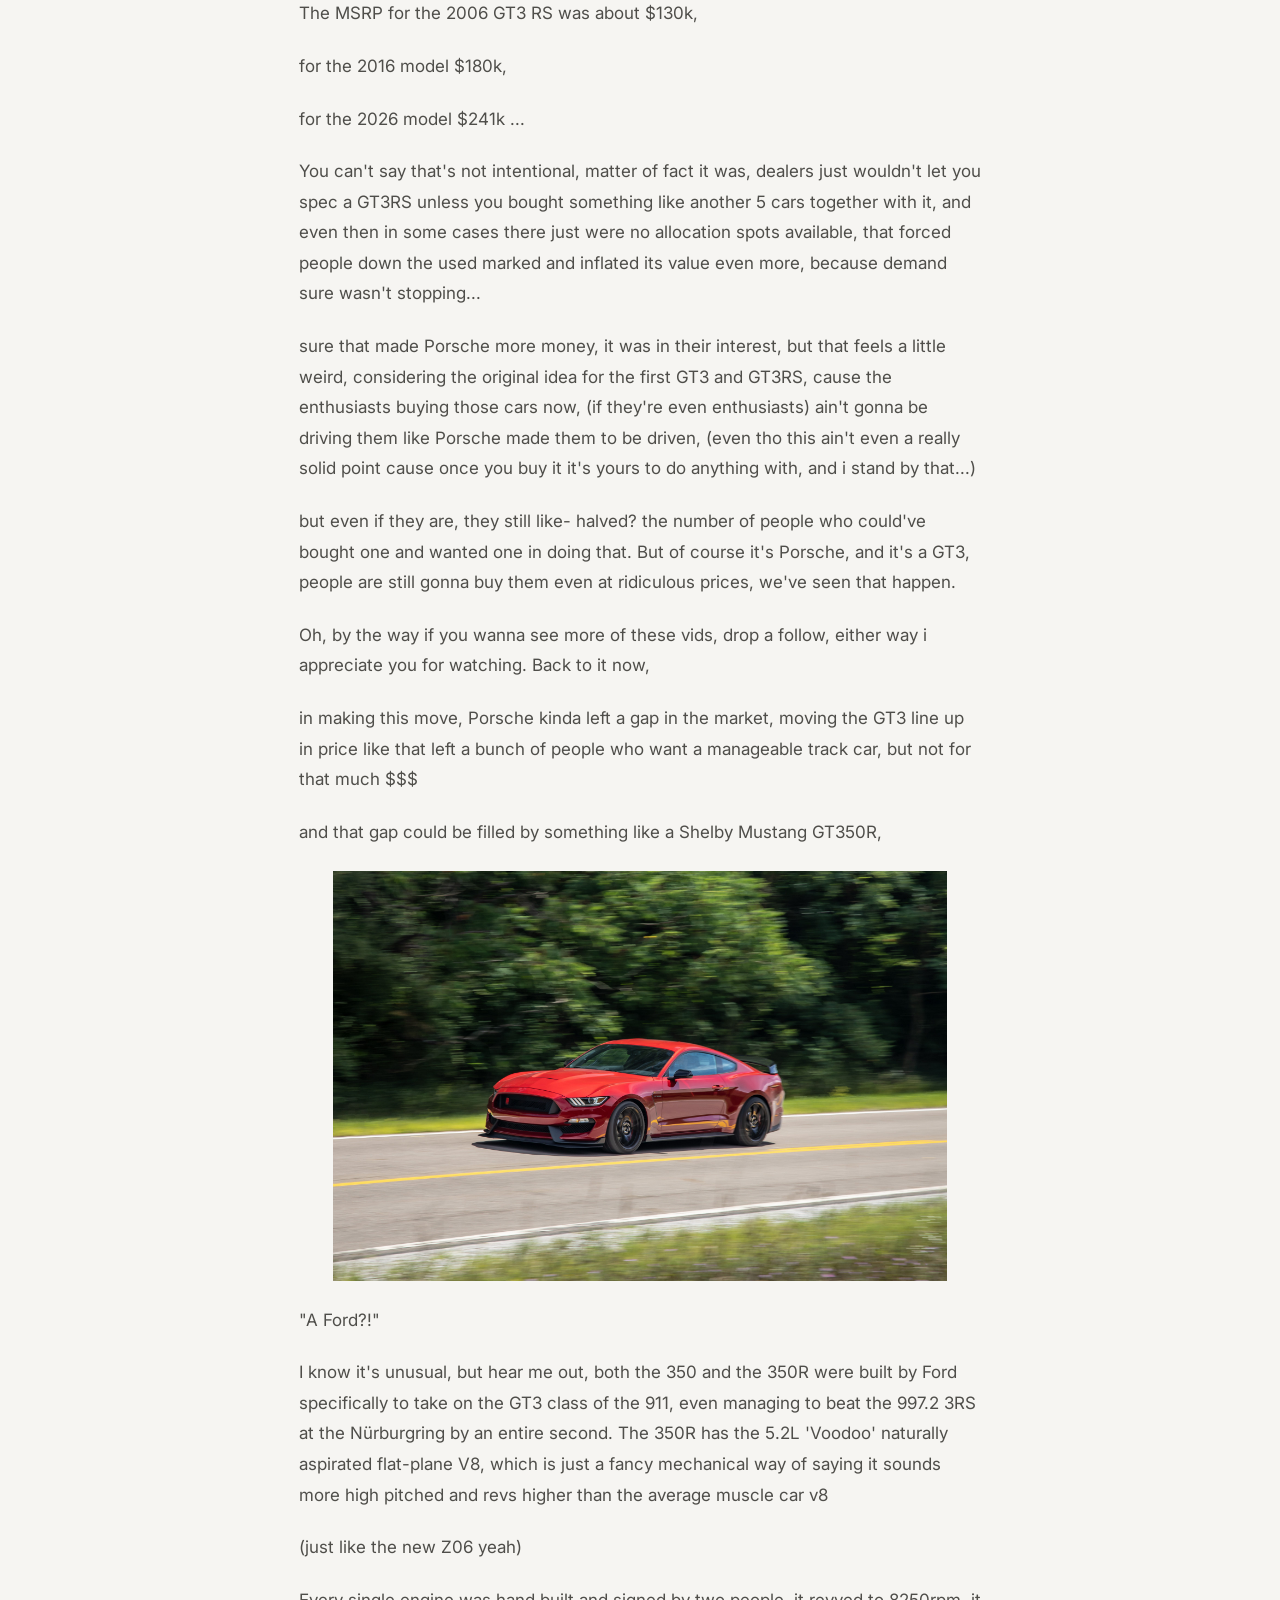
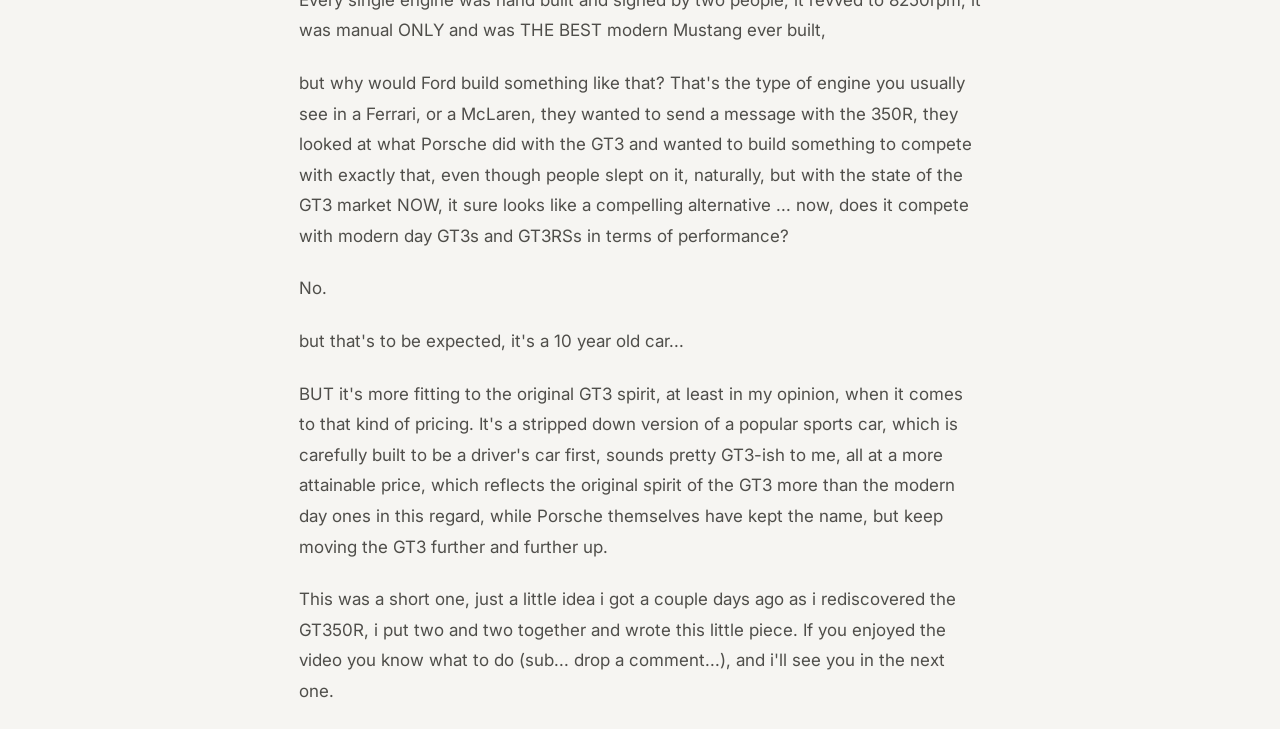
<file: the-911-gt3-has-an-identity-problem.html>
<!DOCTYPE html>
<html lang="en">
<head>
<meta charset="UTF-8">
<meta name="viewport" content="width=device-width, initial-scale=1.0">
<title>the 911 gt3... - timed</title>
<link rel="icon" type="image/png" href="favicon.png">
<link rel="preconnect" href="https://fonts.googleapis.com">
<link rel="preconnect" href="https://fonts.gstatic.com" crossorigin>
<link href="https://fonts.googleapis.com/css2?family=Lora:ital,wght@0,500;0,600;1,500&family=IBM+Plex+Mono:wght@400;500&family=Inter:wght@400;500&display=swap" rel="stylesheet">
<link rel="stylesheet" href="style.css">
</head>
<body>
  <div class="wrap article-page">
    <a class="back-link" href="index.html#writing">&#8592; Back home</a>

    <div class="article-meta">
      <span class="piece-tag script">Script</span>
      <span class="article-date">May 17, 2026</span>
    </div>

    <h1 class="article-title">The 911 GT3 has an identity problem.</h1>

    <div class="article-body">
      <p>"porsche... there is no substitute"</p>
      <img src="950660ae-5343-440a-8f35-1ff6ea3c925c-AMCJPHOTOS_964Turbo_Arizona_Finals-2026-21-tiny-2048x0.jpg" alt="964 turbo">
      <p>ye, that was back in the 90s,</p> 
      <p>NOW, there might actually be one...</p>
      <p>But first, what Porsche did REALLY good, let's start from the beginning. In 1999 they were missing something, the 911 lacked a sportier trim, so they came up with a pretty cool idea, "let's take the standard 911, strip it down, lower it and give it a lil wing"</p>
      <p>And so the 996 GT3 was born.</p>
      <img src="Classic-&-Sports-Car-Porsche-911-GT3-06.jpg" alt="996 gt3">
      <p>High revving, naturally aspirated and with a manual transmission, it was made to race in the GT3 class, hence the name, it was a homologation model more than something designed for the road, and it came in at about $100k. Then in 2004 they took the GT3 formula, added a bigger wing, shaved some more weight and that was the first 911 GT3 RS.</p>
      <p>Back to now, the 992 GT3 kept pretty much the same formula, except maybe for the PDK, naturally aspirated, high revving but now it starts at</p>
      <p>$241k</p>
      <p>and the GT3RS is still trading around $400k-</p>
      <p>What happened? what happened to the original sort of attainable (at least compared to this) driver-focused sports car spirit? But also, why? Wasn't the GT3 supposed to be a driver's car? Why does everyone seem to have one now?</p>
      <p>Oh, of course it's TikTok's fault.</p>
      <p>But the GT3RS is just one of many, the R34 had the same problem, so did the Supra or the G80 M3, but Nissan didn't really plan it out, it just ... happened,</p> 
      <p>Porsche facilitated that in a way...</p>
      <img src="highest-sticker-gt3-rs-ive-ever-seen-v0-nvm7o6655urg1.jpg" alt="gt3rs msrp">
      <p>Being straight to the point, they lost the plot, yeah... at least in my opinion, they strayed away from their original philosophy for the car, not from a mechanical standpoint tho, the GT3 and GT3RS have never been so pure, and true to their original vision,</p>
      <p>TECHNICALLY</p>
      <p>Because surely the original intention wasn't to make it a collectible, so why are they pricing it like that? And it's not just the second hand market or dealership markups, they raised the base price, MSRP, by like more than double.</p>
      <p>The MSRP for the 2006 GT3 RS was about $130k,</p>
      <p>for the 2016 model $180k,</p>
      <p>for the 2026 model $241k ... </p>
      <p>You can't say that's not intentional,  matter of fact it was, dealers just wouldn't let you spec a GT3RS unless you bought something like another 5 cars together with it, and even then in some cases there just were no allocation spots available, that forced people down the used marked and inflated its value even more, because demand sure wasn't stopping...</p>
      <p>sure that made Porsche more money, it was in their interest,  but that feels a little weird, considering the original idea for the first GT3 and GT3RS, cause the enthusiasts buying those cars now, (if they're even enthusiasts) ain't gonna be driving them like Porsche made them to be driven, (even tho this ain't even a really solid point cause once you buy it it's yours to do anything with, and i stand by that...)</p>
      <p> but even if they are, they still like- halved? the number of people who could've bought one and wanted one in doing that.  But of course it's Porsche, and it's a GT3, people are still gonna buy them even at ridiculous prices, we've seen that happen.</p>
      <p>Oh, by the way if you wanna see more of these vids, drop a follow, either way i appreciate you for watching. Back to it now,</p> 
      <p>in making this move, Porsche kinda left a gap in the market, moving the GT3 line up in price like that left a bunch of people who want a manageable track car, but not for that much $$$</p>
      <p>and that gap could be filled by something like a Shelby Mustang GT350R,</p>
      <img src="2020-ford-mustang-gt350r-105-1599840770.jpg" alt="gt350r">
      <p>"A Ford?!"</p>
      <p>I know it's unusual, but hear me out, both the 350 and the 350R were built by Ford specifically to take on the GT3 class of the 911, even managing to beat the 997.2 3RS at the Nürburgring by an entire second. The 350R has the 5.2L 'Voodoo' naturally aspirated flat-plane V8, which is just a fancy mechanical way of saying it sounds more high pitched and revs higher than the average muscle car v8 </p>
      <p>(just like the new Z06 yeah)</p>
      <p>Every single engine was hand built and signed by two people, it revved to 8250rpm, it was manual ONLY and was THE BEST modern Mustang ever built,</p>
      <p>but why would Ford build something like that? That's the type of engine you usually see in a Ferrari, or a McLaren, they wanted to send a message with the 350R, they looked at what Porsche did with the GT3 and wanted to build something to compete with exactly that, even though people slept on it, naturally, but with the state of the GT3 market NOW, it sure looks like a compelling alternative ... now, does it compete with modern day GT3s and GT3RSs in terms of performance?</p>
      <p>No.</p>
      <p>but that's to be expected, it's a 10 year old car...</p>
      <p>BUT it's more fitting to the original GT3 spirit, at least in my opinion, when it comes to that kind of pricing. It's a stripped down version of a popular sports car, which is carefully built to be a driver's car first, sounds pretty GT3-ish to me, all at a more attainable price, which reflects the original spirit of the GT3 more than the modern day ones in this regard, while Porsche themselves have kept the name, but keep moving the GT3 further and further up.</p>
      <p>This was a short one, just a little idea i got a couple days ago as i rediscovered the GT350R, i put two and two together and wrote this little piece. If you enjoyed the video you know what to do (sub... drop a comment...), and i'll see you in the next one.</p>
    
    </div>
  </div>
</body>
</html>
</file>
<file: style.css>
/* ===== Tokens ===== */
:root {
  --bg: #f6f5f2;
  --panel: #ffffff;
  --border: #e3e1db;
  --text: #171613;
  --muted: #6b6a64;
  --faint: #9c9a92;
  --accent: #80a86a;
  --accent-text: #fbf4f1;
  --tag-article: #2f5d50;
  --tag-script: #4a4a9e;
  --tag-piece: #a36a1f;

  --serif: "Lora", Georgia, "Iowan Old Style", serif;
  --mono: "IBM Plex Mono", ui-monospace, SFMono-Regular, Menlo, Consolas, monospace;
  --sans: "Inter", -apple-system, BlinkMacSystemFont, "Segoe UI", sans-serif;
}

@media (prefers-color-scheme: dark) {
  :root {
    --bg: #0e0d0c;
    --panel: #171615;
    --border: #2a2826;
    --text: #eae7e1;
    --muted: #8f8c85;
    --faint: #5c5850;
    --accent: #98c282;
    --accent-text: #14100e;
    --tag-article: #6fbfa8;
    --tag-script: #9b9bf0;
    --tag-piece: #e0aa5c;
  }
}

* { box-sizing: border-box; }
html { scroll-behavior: smooth; }

body {
  margin: 0;
  background: var(--bg);
  color: var(--text);
  font-family: var(--sans);
  -webkit-font-smoothing: antialiased;
}

a { color: inherit; text-decoration: none; }
a:focus-visible, button:focus-visible, input:focus-visible {
  outline: 2px solid var(--accent);
  outline-offset: 2px;
}

.wrap { max-width: 1100px; margin: 0 auto; padding: 0 28px; }

/* ===== Hero ===== */
.hero {
  min-height: 100vh;
  display: flex;
  flex-direction: column;
  align-items: center;
  justify-content: center;
  text-align: center;
  padding: 80px 24px;
}

.hero-title {
  font-family: var(--serif);
  font-size: clamp(56px, 11vw, 108px);
  font-weight: 600;
  margin: 0 0 56px;
  letter-spacing: -0.01em;
}

.index-list {
  display: flex;
  flex-direction: column;
  gap: 10px;
  width: 100%;
  max-width: 380px;
}

.index-row {
  display: flex;
  align-items: baseline;
  gap: 10px;
  font-family: var(--serif);
  font-size: 17px;
  color: var(--text);
  cursor: pointer;
}

.index-row .num { color: var(--muted); font-size: 15px; }

.index-row .leader {
  flex: 1;
  border-bottom: 1px dotted var(--faint);
  height: 0;
  margin-bottom: 5px;
}

.index-row .label { transition: color .15s ease; }
.index-row:hover .label { color: var(--accent); }

/* ===== Sections ===== */
.section {
  min-height: 100vh;
  padding: 96px 0;
  border-top: 1px solid var(--border);
  display: flex;
  flex-direction: column;
  justify-content: center;
}
.section:first-of-type { border-top: none; }

/* ===== About ===== */
.about-lead {
  font-family: var(--serif);
  font-size: clamp(24px, 3vw, 32px);
  line-height: 1.45;
  max-width: 26ch;
  margin: 0 auto 32px;
  text-align: center;
}

.about-body {
  font-size: 16px;
  line-height: 1.8;
  color: var(--muted);
  max-width: 62ch;
  margin: 0 auto;
  text-align: left;
}

.about-body a {
  color: inherit;
  text-decoration: underline;
  text-underline-offset: 2px;
}

.about-body p { margin: 0 0 20px; }
.about-body b { color: var(--text); }

/* ===== Writing / carousel section ===== */
.writing-head {
  display: flex;
  align-items: baseline;
  justify-content: space-between;
  flex-wrap: wrap;
  gap: 16px;
  margin-bottom: 44px;
}

.writing-title {
  font-family: var(--serif);
  font-size: 32px;
  margin: 0;
}

.search-wrap { position: relative; width: 260px; max-width: 100%; }

.search-input {
  width: 100%;
  font-family: var(--mono);
  font-size: 13px;
  color: var(--text);
  background: var(--panel);
  border: 1px solid var(--border);
  border-radius: 6px;
  padding: 10px 14px;
}
.search-input::placeholder { color: var(--faint); }

.writing-stage {
  display: flex;
  align-items: center;
  gap: 20px;
}

.carousel-viewport {
  flex: 1;
  overflow: hidden;
  padding: 20px 0;
}

.carousel-track {
  display: flex;
  align-items: center;
  gap: 24px;
  transition: transform .4s cubic-bezier(.65,0,.35,1);
  will-change: transform;
}

.paper-card {
  flex: 0 0 auto;
  width: 720px;
  aspect-ratio: 8.5 / 11;
  background: var(--panel);
  border: 1px solid var(--border);
  border-radius: 4px;
  padding: 28px 26px;
  display: flex;
  flex-direction: column;
  box-shadow: 0 1px 2px rgba(0,0,0,.03);
  transition: opacity .35s ease, transform .35s ease;
  opacity: 0.35;
  transform: scale(0.88);
}

.paper-card.is-active {
  opacity: 1;
  transform: scale(1);
  border-color: var(--faint);
}

.piece-tag {
  font-family: var(--mono);
  font-size: 10.5px;
  letter-spacing: .03em;
  padding: 3px 8px;
  border-radius: 6px;
}

.paper-card .piece-tag {
  align-self: flex-start;
  margin-bottom: 16px;
}
.piece-tag.article { background: color-mix(in srgb, var(--tag-article) 18%, transparent); color: var(--tag-article); }
.piece-tag.script  { background: color-mix(in srgb, var(--tag-script) 18%, transparent); color: var(--tag-script); }
.piece-tag.piece   { background: color-mix(in srgb, var(--tag-piece) 18%, transparent); color: var(--tag-piece); }

.paper-preview {
  display: flex;
  flex-direction: column;
  min-height: 100%;
  overflow: hidden;
}

.paper-card .card-body-preview {
  font-size: 13.5px;
  line-height: 1.65;
  color: var(--muted);
  overflow: hidden;
  flex: 1;
}

.paper-card .card-body-preview p { margin: 0 0 16px; }

.paper-card .card-body-preview img {
  display: block;
  width: 100%;
  height: auto;
  margin: 18px 0;
  object-fit: contain;
}

.paper-card .card-body-preview h1,
.paper-card .card-body-preview h2,
.paper-card .card-body-preview h3,
.paper-card .card-body-preview h4 {
  font-family: var(--serif);
  color: var(--text);
  margin: 18px 0 10px;
}

.paper-card .card-body-preview blockquote {
  margin: 18px 0;
  padding-left: 16px;
  border-left: 2px solid var(--border);
}

.paper-card .card-body-preview ul,
.paper-card .card-body-preview ol { padding-left: 22px; }

.paper-card .card-body-preview a {
  text-decoration: underline;
  text-underline-offset: 2px;
}

.paper-card .card-title {
  font-family: var(--serif);
  font-size: 20px;
  line-height: 1.3;
  margin: 0 0 14px;
}

.paper-card .card-date {
  font-family: var(--mono);
  font-size: 11px;
  color: var(--faint);
  margin-top: 16px;
}

/* Link-style carousel controls */
.carousel-btn {
  flex: 0 0 auto;
  width: 56px;
  height: 44px;
  border: none;
  border-radius: 0;
  background: none;
  color: var(--muted);
  font-family: var(--mono);
  font-size: 12px;
  line-height: 1.2;
  cursor: pointer;
  transition: color .15s ease, opacity .15s ease;
  padding: 0;
}

.carousel-btn::first-line {
  text-decoration: underline;
  text-underline-offset: 3px;
}

#carousel-prev::before {
  content: "previous";
}
#carousel-prev {
  font-size: 0;
}
#carousel-prev::after {
  content: "←";
  display: block;
  font-size: 13px;
  margin-top: 4px;
}

#carousel-next::before {
  content: "next";
}
#carousel-next {
  font-size: 0;
}
#carousel-next::after {
  content: "→";
  display: block;
  font-size: 13px;
  margin-top: 4px;
}

#carousel-prev:hover,
#carousel-next:hover {
  color: var(--accent);
}

#carousel-prev:disabled,
#carousel-next:disabled {
  opacity: .3;
  cursor: default;
}

#carousel-prev:disabled:hover,
#carousel-next:disabled:hover {
  color: var(--muted);
}

/* ===== Search results grid ===== */
.results-grid {
  display: none;
  flex-wrap: wrap;
  gap: 24px;
}
.results-grid .paper-card { opacity: 1; transform: none; width: 260px; }
.results-grid.is-visible { display: flex; }

.results-empty {
  display: none;
  font-family: var(--mono);
  font-size: 13px;
  color: var(--faint);
  padding: 20px 0;
}
.results-empty.is-visible { display: block; }

/* ===== Subscribe section ===== */
.subscribe-lead {
  font-family: var(--serif);
  font-size: clamp(22px, 2.6vw, 28px);
  line-height: 1.45;
  max-width: 30ch;
  margin: 0 auto 32px;
  text-align: center;
}

.subscribe-form {
  display: flex;
  gap: 10px;
  width: 620px;
  max-width: 100%;
  flex-wrap: nowrap;
  margin: 0 auto;
  justify-content: center;
}

.subscribe-input {
  flex: 1 1 auto;
  width: 500px;
  min-width: 0;
  font-family: var(--mono);
  font-size: 14px;
  color: var(--text);
  background: var(--panel);
  border: 1px solid var(--border);
  border-radius: 6px;
  padding: 12px 16px;
}
.subscribe-input::placeholder { color: var(--faint); }

.subscribe-btn {
  font-family: var(--mono);
  font-size: 13.5px;
  color: var(--accent-text);
  background: var(--accent);
  border: none;
  border-radius: 6px;
  padding: 12px 20px;
  cursor: pointer;
  transition: opacity .15s ease;
}
.subscribe-btn:hover { opacity: .88; }
.subscribe-btn:disabled { opacity: .5; cursor: default; }

.subscribe-status {
  font-family: var(--mono);
  font-size: 12.5px;
  margin-top: 12px;
  min-height: 16px;
  text-align: center;
}

footer {
  font-family: var(--mono);
  font-size: 12px;
  color: var(--faint);
  padding: 32px 0 56px;
  text-align: center;
}

/* ===== Article page ===== */
.article-page {
  text-align: center;
}

.back-link {
  font-family: var(--mono);
  font-size: 12.5px;
  color: var(--muted);
  display: inline-block;
  margin-bottom: 40px;
}
.back-link:hover { color: var(--accent); }

.article-meta {
  display: flex;
  align-items: center;
  justify-content: center;   /* <-- was missing, this is bug #1 */
  gap: 12px;
  margin-bottom: 14px;
}
.article-meta .article-date {
  font-family: var(--mono);
  font-size: 12px;
  color: var(--faint);
}

.article-title {
  font-family: var(--serif);
  font-size: clamp(30px, 4.5vw, 44px);
  line-height: 1.2;
  margin: 0 0 40px;
}

.article-body {
  color: #4f4e4a;
  font-size: 17px;
  line-height: 1.8;
  max-width: 62ch;
  margin: 0 auto;
  text-align: left;
}

@media (prefers-color-scheme: dark) {
  .article-body {
    color: #aaa7a0;
  }
}

.article-body img {
  display: block;
  width: 90%;
  height: auto;
  margin: 24px auto;
}
.article-body p {
  margin: 0 auto 22px;   /* <-- bug #2, see below */
}

/* ===== Responsive ===== */
@media (max-width: 680px) {
  .hero { min-height: 100vh; padding: 56px 20px; }
  .writing-stage { flex-direction: column; }
  .carousel-btn { display: flex; width: auto; height: auto; }
  .paper-card { width: 88vw; }
  .search-wrap { width: 100%; }
}
</file>
